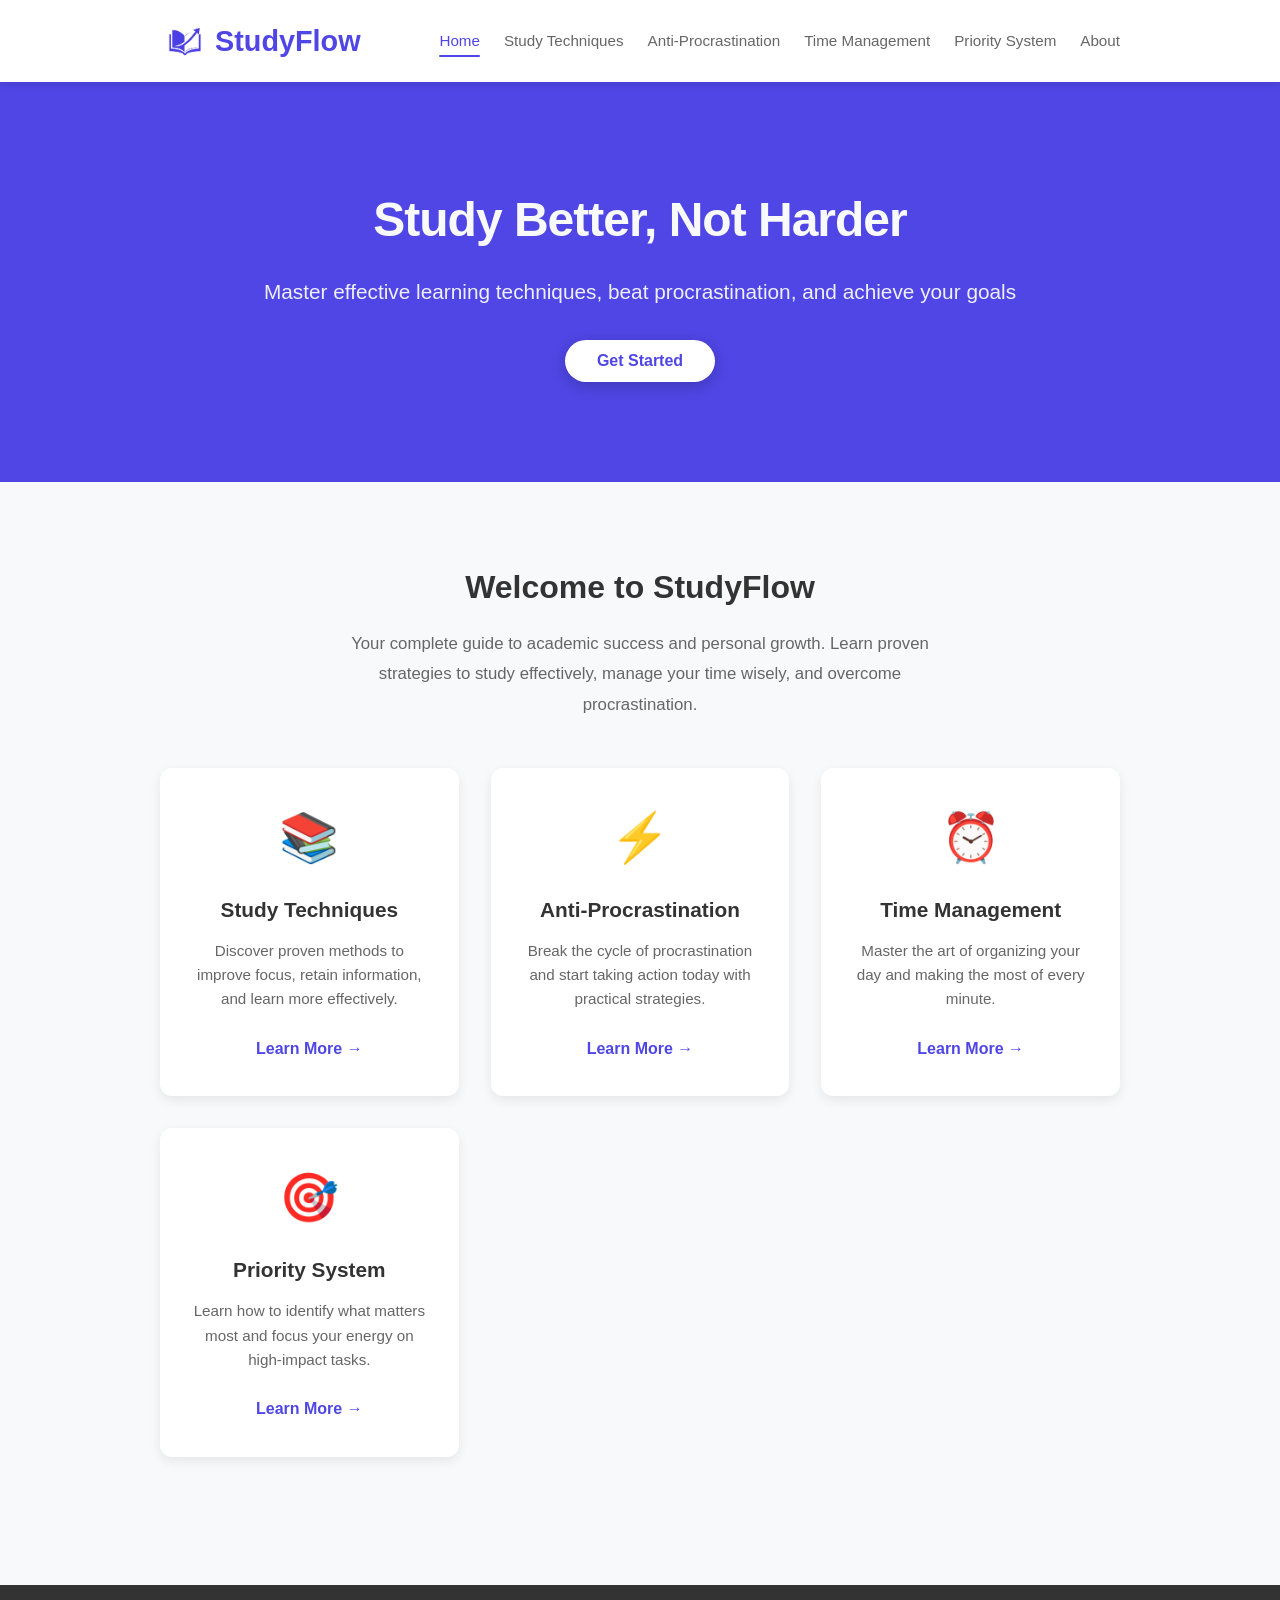
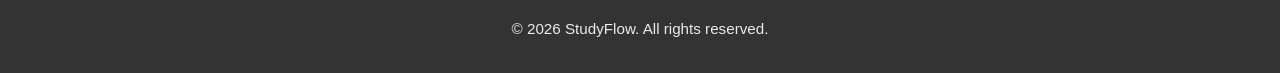
<file: index.html>
<!DOCTYPE html>
<html lang="en">
<head>
    <meta charset="UTF-8">
    <meta name="viewport" content="width=device-width, initial-scale=1.0">
    <title>StudyFlow - Smart Learning System</title>
    <style>
/* ===========================
   GLOBAL STYLES & RESET
   =========================== */
        
html{
    scroll-behavior: smooth !important;
    scroll-padding-top: 90px;
}
        
:root {
    --primary: #4F46E5;
    --primary-dark: #3730a3;
    --bg-light: #f8f9fa;
    --transition: all 0.3s ease;
}
        
* {
    margin: 0;
    padding: 0;
    box-sizing: border-box;
}

body {
    font-family: 'Segoe UI', Tahoma, Geneva, Verdana, sans-serif;
    line-height: 1.6;
    color: #333;
    background-color: #f8f9fa;
}

/* ===========================
   CONTAINER & LAYOUT
   =========================== */

.container {
    max-width: 1000px;
    margin: 0 auto;
    padding: 0 20px;
}

/* ===========================
   HEADER & NAVIGATION (PC / DEFAULT)
   =========================== */

.header {
    background-color: #fff;
    box-shadow: 0 2px 8px rgba(0, 0, 0, 0.1);
    position: sticky;
    top: 0;
    z-index: 100;
}

.header .container {
    display: flex;
    justify-content: space-between;
    align-items: center;
    padding: 1rem 20px;
}
        
.logo-container {
    display: flex;
    align-items: center;
    gap: 5px;
}

.logo-img {
    width: 50px;
    height: auto;
}

.logo-text {
    text-decoration: none;
    font-size: 1.8rem;
    font-weight: 700;
    color: #4F46E5;
}

.nav {
    display: flex;
    align-items: center;
}

.nav-list {
    display: flex;
    list-style: none;
    gap: 1.5rem;
    align-items: center;
}

.nav-link {
    text-decoration: none;
    color: #666;
    font-weight: 500;
    font-size: 0.95rem;
    transition: color 0.3s ease;
    position: relative;
}

.nav-link:hover,
.nav-link.active {
    color: #4F46E5;
}

.nav-link.active::after {
    content: '';
    position: absolute;
    bottom: -8px;
    left: 0;
    width: 100%;
    height: 2px;
    background-color: #4F46E5;
    border-radius: 2px;
}

/* Sembunyikan Fitur Hamburger di PC */
.menu-checkbox {
    display: none;
}

.hamburger-btn {
    display: none;
    flex-direction: column;
    cursor: pointer;
}

.hamburger-btn .bar {
    height: 3px;
    width: 25px;
    background-color: #4F46E5;
    margin: 4px 0;
    transition: 0.3s ease;
    border-radius: 2px;
}

/* ===========================
   HERO SECTION
   =========================== */

.hero {
    background: #4F46E5;
    background-size: cover;
    background-position: center;
    padding: 100px 20px;
    text-align: center;
    margin-bottom: 3rem;
}

.hero-small {
    padding: 60px 20px;
}

.hero-content {
    max-width: 800px;
    margin: 0 auto;
}

.hero-title {
    font-size: 3rem;
    font-weight: 700;
    margin-bottom: 1rem;
    letter-spacing: -1px;
    color: #f8f9fa;
}

.hero-small .hero-title {
    font-size: 2.5rem;
}

.hero-subtitle {
    font-size: 1.3rem;
    opacity: 0.95;
    margin-bottom: 2rem;
    font-weight: 300;
    color: #f8f9fa;
}

.cta-button {
    background-color: white;
    color: #4F46E5;
    padding: 12px 32px;
    font-size: 1rem;
    font-weight: 600;
    border: none;
    border-radius: 50px;
    cursor: pointer;
    transition: all 0.3s ease;
    box-shadow: 0 4px 15px rgba(0, 0, 0, 0.2);
}

.cta-button:hover {
    transform: translateY(-2px);
    box-shadow: 0 6px 20px rgba(0, 0, 0, 0.3);
}

/* ===========================
   MAIN CONTENT SECTION
   =========================== */

.content-section {
    padding: 2rem 0;
}

.section-title {
    font-size: 2rem;
    font-weight: 700;
    color: #333;
    margin-bottom: 1rem;
    text-align: center;
}

.section-description {
    font-size: 1.05rem;
    color: #666;
    text-align: center;
    margin-bottom: 3rem;
    line-height: 1.8;
    max-width: 600px;
    margin-left: auto;
    margin-right: auto;
}

/* ===========================
   CARD LAYOUT
   =========================== */

.cards-grid {
    display: grid;
    grid-template-columns: repeat(auto-fit, minmax(280px, 1fr)); 
    gap: 2rem;
    margin-bottom: 2rem;
}

.card {
    background: white;
    border-radius: 12px;
    padding: 2rem;
    box-shadow: 0 4px 12px rgba(0, 0, 0, 0.08);
    transition: var(--transition);
    text-align: center;
    border-bottom: 3px solid transparent;
}

.card:hover {
    transform: translateY(-10px);
    box-shadow: 0 12px 24px rgba(79, 70, 229, 0.15);
    border-bottom: 3px solid var(--primary);
}

.card-icon {
    font-size: 3rem;
    margin-bottom: 1rem;
}

.card-title {
    font-size: 1.3rem;
    font-weight: 600;
    color: #333;
    margin-bottom: 0.8rem;
}

.card-description {
    color: #666;
    font-size: 0.95rem;
    margin-bottom: 1.5rem;
    line-height: 1.6;
}

.card-link {
    color: #4F46E5;
    text-decoration: none;
    font-weight: 600;
    transition: color 0.3s ease;
    display: inline-block;
}

.card-link:hover {
    color: #7C3AED;
}

/* ===========================
   FOOTER
   =========================== */

.footer {
    background-color: #333;
    color: white;
    text-align: center;
    padding: 2rem 20px;
    margin-top: 4rem;
}

.footer p {
    font-size: 0.95rem;
    opacity: 0.9;
}

/* ===========================
   RESPONSIVE DESIGN (HP / MOBILE)
   =========================== */

@media (max-width: 768px) {
    .header .container {
        padding: 1rem 20px;
        position: relative; /* Menjadi patokan menu dropdown */
    }

    .logo-text {
        font-size: 1.5rem;
    }

    /* Tampilkan tombol hamburger di HP */
    .hamburger-btn {
        display: flex;
    }

    /* Sembunyikan menu bawaan, ubah format jadi dropdown melayang */
    .nav {
        display: none; /* Default tersembunyi */
        position: absolute;
        top: 100%; /* Pas di bawah header */
        left: 0;
        width: 100%;
        background-color: #ffffff;
        box-shadow: 0 8px 12px rgba(0, 0, 0, 0.1);
        border-top: 1px solid #eee;
        padding: 1rem 0;
    }

    .nav-list {
        flex-direction: column;
        gap: 0;
        width: 100%;
    }

    .nav-list li {
        width: 100%;
        text-align: center;
    }

    .nav-link {
        display: block;
        padding: 0.8rem 0;
        font-size: 1rem;
        width: 100%;
    }

    .nav-link.active::after {
        display: none; /* Sembunyikan garis bawah di HP */
    }

    /* LOGIKA MAGIC: Saat hamburger di-klik (checkbox dicentang), munculkan menu */
    .menu-checkbox:checked ~ .nav {
        display: flex;
    }

    /* Animasi tombol hamburger berubah jadi X saat menu terbuka */
    .menu-checkbox:checked ~ .hamburger-btn .bar:nth-child(1) {
        transform: translateY(11px) rotate(45deg);
    }
    .menu-checkbox:checked ~ .hamburger-btn .bar:nth-child(2) {
        opacity: 0;
    }
    .menu-checkbox:checked ~ .hamburger-btn .bar:nth-child(3) {
        transform: translateY(-11px) rotate(-45deg);
    }

    /* Sisa kode responsif halaman */
    .hero {
        padding: 60px 20px;
    }

    .hero-title {
        font-size: 2rem;
    }

    .hero-subtitle {
        font-size: 1rem;
    }

    .section-title {
        font-size: 1.5rem;
    }

    .cards-grid {
        grid-template-columns: 1fr;
        gap: 1.5rem;
    }
}

@media (max-width: 480px) {
    .logo-text {
        font-size: 1.3rem;
    }
    .hero-title {
        font-size: 1.5rem;
    }
}
    </style>

<link rel="icon" type="image/png" href="12.png">
</head>
<body>
    <header class="header">
        <div class="container">
            <div class="logo-container">
                <img src="12.png" alt="StudyFlow Logo" class="logo-img">
                <a href="index.html" class="logo-text">StudyFlow</a>
            </div>
            
            <input type="checkbox" id="menu-toggle" class="menu-checkbox">
            <label for="menu-toggle" class="hamburger-btn">
                <span class="bar"></span>
                <span class="bar"></span>
                <span class="bar"></span>
            </label>

            <nav class="nav">
                <ul class="nav-list">
                    <li><a href="index.html" class="nav-link active">Home</a></li>
                    <li><a href="study-techniques.html" class="nav-link">Study Techniques</a></li>
                    <li><a href="anti-procrastination.html" class="nav-link">Anti-Procrastination</a></li>
                    <li><a href="time-management.html" class="nav-link">Time Management</a></li>
                    <li><a href="priority-system.html" class="nav-link">Priority System</a></li>
                    <li><a href="about.html" class="nav-link">About</a></li>
                </ul>
            </nav>
        </div>
    </header>

    <section class="hero">
        <div class="hero-content">
            <h1 class="hero-title">Study Better, Not Harder</h1>
            <p class="hero-subtitle">Master effective learning techniques, beat procrastination, and achieve your goals</p>
            <a href="#main-content">
                <button class="cta-button">Get Started</button>
            </a>
        </div>
    </section>

    <main class="container" id="main-content">
        <section class="content-section">
            <h2 class="section-title">Welcome to StudyFlow</h2>
            <p class="section-description">Your complete guide to academic success and personal growth. Learn proven strategies to study effectively, manage your time wisely, and overcome procrastination.</p>

            <div class="cards-grid">
                <div class="card">
                    <div class="card-icon">📚</div>
                    <h3 class="card-title">Study Techniques</h3>
                    <p class="card-description">Discover proven methods to improve focus, retain information, and learn more effectively.</p>
                    <a href="study-techniques.html" class="card-link">Learn More →</a>
                </div>

                <div class="card">
                    <div class="card-icon">⚡</div>
                    <h3 class="card-title">Anti-Procrastination</h3>
                    <p class="card-description">Break the cycle of procrastination and start taking action today with practical strategies.</p>
                    <a href="anti-procrastination.html" class="card-link">Learn More →</a>
                </div>

                <div class="card">
                    <div class="card-icon">⏰</div>
                    <h3 class="card-title">Time Management</h3>
                    <p class="card-description">Master the art of organizing your day and making the most of every minute.</p>
                    <a href="time-management.html" class="card-link">Learn More →</a>
                </div>

                <div class="card">
                    <div class="card-icon">🎯</div>
                    <h3 class="card-title">Priority System</h3>
                    <p class="card-description">Learn how to identify what matters most and focus your energy on high-impact tasks.</p>
                    <a href="priority-system.html" class="card-link">Learn More →</a>
                </div>
            </div>
        </section>
    </main>
    
    <footer class="footer">
        <div class="container">
            <p>&copy; 2026 StudyFlow. All rights reserved.</p>
        </div>
    </footer>
    
</body>
</html>
</file>
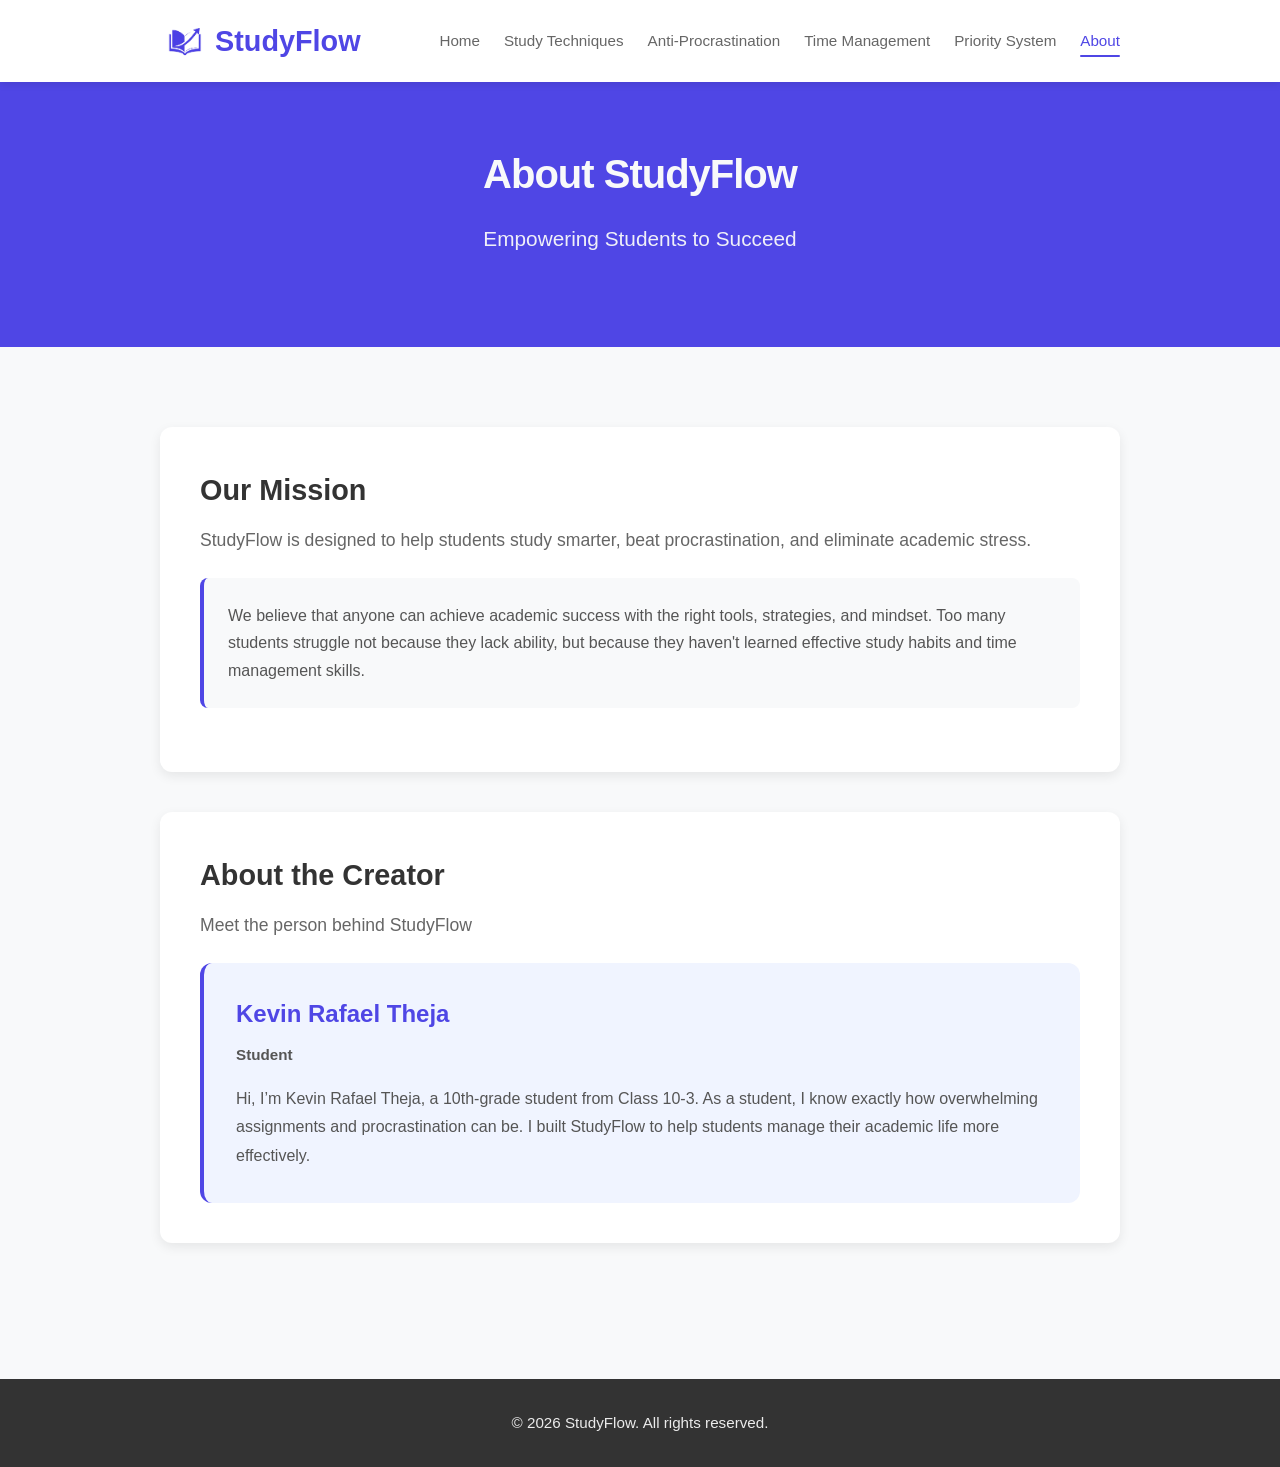
<file: about.html>
<!DOCTYPE html>
<html lang="en">
<head>
    <meta charset="UTF-8">
    <meta name="viewport" content="width=device-width, initial-scale=1.0">
    <title>About - StudyFlow</title>
    <style>

/* ===========================
   GLOBAL STYLES & RESET
   =========================== */


 :root {
    --primary: #4F46E5;
    --primary-dark: #3730a3;
    --bg-light: #f8f9fa;
    --transition: all 0.3s ease;
}

* {
    margin: 0;
    padding: 0;
    box-sizing: border-box;
}

body {
    font-family: 'Segoe UI', Tahoma, Geneva, Verdana, sans-serif;
    line-height: 1.6;
    color: #333;
    background-color: #f8f9fa;
}

/* ===========================
   CONTAINER & LAYOUT
   =========================== */

.container {
    max-width: 1000px;
    margin: 0 auto;
    padding: 0 20px;
}

/* ===========================
   HEADER & NAVIGATION
   =========================== */

.header {
    background-color: #fff;
    box-shadow: 0 2px 8px rgba(0, 0, 0, 0.1);
    position: sticky;
    top: 0;
    z-index: 100;
}

.header .container {
    display: flex;
    justify-content: space-between;
    align-items: center;
    padding: 1rem 20px;
}
        
.logo-container {
    display: flex;
    align-items: center;
    gap: 5px;
}

.logo-img {
    width: 50px;
    height: auto;
}

.logo-text {
    text-decoration: none;
    font-size: 1.8rem;
    font-weight: 700;
    color: #4F46E5;
}
.nav {
    display: flex;
    align-items: center;
}

.nav-list {
    display: flex;
    list-style: none;
    gap: 1.5rem;
    align-items: center;
}
.nav-link {
    text-decoration: none;
    color: #666;
    font-weight: 500;
    font-size: 0.95rem;
    transition: color 0.3s ease;
    position: relative;
}

.nav-link:hover,
.nav-link.active {
    color: #4F46E5;
}

.nav-link.active::after {
    content: '';
    position: absolute;
    bottom: -8px;
    left: 0;
    width: 100%;
    height: 2px;
    background-color: #4F46E5;
    border-radius: 2px;
}

        /* ===========================
   HEADER & NAVIGATION (PC / DEFAULT)
   =========================== */

.header {
    background-color: #fff;
    box-shadow: 0 2px 8px rgba(0, 0, 0, 0.1);
    position: sticky;
    top: 0;
    z-index: 100;
}

.header .container {
    display: flex;
    justify-content: space-between;
    align-items: center;
    padding: 1rem 20px;
}
        
.logo-container {
    display: flex;
    align-items: center;
    gap: 5px;
}

.logo-img {
    width: 50px;
    height: auto;
}

.logo-text {
    text-decoration: none;
    font-size: 1.8rem;
    font-weight: 700;
    color: #4F46E5;
}

.nav {
    display: flex;
    align-items: center;
}

.nav-list {
    display: flex;
    list-style: none;
    gap: 1.5rem;
    align-items: center;
}

.nav-link {
    text-decoration: none;
    color: #666;
    font-weight: 500;
    font-size: 0.95rem;
    transition: color 0.3s ease;
    position: relative;
}

.nav-link:hover,
.nav-link.active {
    color: #4F46E5;
}

.nav-link.active::after {
    content: '';
    position: absolute;
    bottom: -8px;
    left: 0;
    width: 100%;
    height: 2px;
    background-color: #4F46E5;
    border-radius: 2px;
}

/* Sembunyikan Fitur Hamburger di PC */
.menu-checkbox {
    display: none;
}

.hamburger-btn {
    display: none;
    flex-direction: column;
    cursor: pointer;
}

.hamburger-btn .bar {
    height: 3px;
    width: 25px;
    background-color: #4F46E5;
    margin: 4px 0;
    transition: 0.3s ease;
    border-radius: 2px;
}

/* ===========================
   HERO SECTION
   =========================== */

.hero {
    background:#4F46E5;
    background-size: cover;
    background-position: center;
    padding: 100px 20px;
    text-align: center;
    margin-bottom: 3rem;
}

.hero-small {
    padding: 60px 20px;
}

.hero-content {
    max-width: 800px;
    margin: 0 auto;
}

.hero-title {
    font-size: 3rem;
    font-weight: 700;
    margin-bottom: 1rem;
    letter-spacing: -1px;
    color: #f8f9fa;
}

.hero-small .hero-title {
    font-size: 2.5rem;
}

.hero-subtitle {
    font-size: 1.3rem;
    opacity: 0.95;
    margin-bottom: 2rem;
    font-weight: 300;
    color: #f8f9fa;
}

.cta-button {
    background-color: white;
    color: #4F46E5;
    padding: 12px 32px;
    font-size: 1rem;
    font-weight: 600;
    border: none;
    border-radius: 50px;
    cursor: pointer;
    transition: all 0.3s ease;
    box-shadow: 0 4px 15px rgba(0, 0, 0, 0.2);
}

.cta-button:hover {
    transform: translateY(-2px);
    box-shadow: 0 6px 20px rgba(0, 0, 0, 0.3);
}

/* ===========================
   MAIN CONTENT SECTION
   =========================== */

.content-section {
    padding: 2rem 0;
}

.section-title {
    font-size: 2rem;
    font-weight: 700;
    color: #333;
    margin-bottom: 1rem;
    text-align: center;
}

.section-description {
    font-size: 1.05rem;
    color: #666;
    text-align: center;
    margin-bottom: 3rem;
    line-height: 1.8;
    max-width: 600px;
    margin-left: auto;
    margin-right: auto;
}

/* ===========================
   CARD LAYOUT
   =========================== */

.cards-grid {
    display: grid;
    /* auto-fit akan otomatis menyesuaikan jumlah kolom sesuai lebar layar */
    grid-template-columns: repeat(auto-fit, minmax(280px, 1fr)); 
    gap: 2rem;
    margin-bottom: 2rem;
}

.card {
    background: white;
    border-radius: 12px;
    padding: 2rem;
    box-shadow: 0 4px 12px rgba(0, 0, 0, 0.08);
    transition: var(--transition); /* Menggunakan variable */
    text-align: center;
    border-bottom: 3px solid transparent; /* Garis bawah tersembunyi */
}

.card:hover {
    transform: translateY(-10px);
    box-shadow: 0 12px 24px rgba(79, 70, 229, 0.15);
    border-bottom: 3px solid var(--primary); /* Muncul saat hover */
}

.card-icon {
    font-size: 3rem;
    margin-bottom: 1rem;
}

.card-title {
    font-size: 1.3rem;
    font-weight: 600;
    color: #333;
    margin-bottom: 0.8rem;
}
.card-description {
    color: #666;
    font-size: 0.95rem;
    margin-bottom: 1.5rem;
    line-height: 1.6;
}

.card-link {
    color: #4F46E5;
    text-decoration: none;
    font-weight: 600;
    transition: color 0.3s ease;
    display: inline-block;
}

.card-link:hover {
    color: #7C3AED;
}

/* ===========================
   CONTENT CARDS (Detailed Pages)
   =========================== */

.content-card {
    background: white;
    border-radius: 12px;
    padding: 2.5rem;
    box-shadow: 0 4px 12px rgba(0, 0, 0, 0.08);
    margin-bottom: 2.5rem;
}

.card-title-main {
    font-size: 1.8rem;
    font-weight: 700;
    color: #333;
    margin-bottom: 0.8rem;
}

.card-description-main {
    font-size: 1.1rem;
    color: #666;
    margin-bottom: 1.5rem;
    font-weight: 500;
}

.technique-box {
    background-color: #f8f9fa;
    border-left: 4px solid #4F46E5;
    padding: 1.5rem;
    margin-bottom: 1.5rem;
    border-radius: 8px;
}

.technique-box h3 {
    color: #4F46E5;
    font-size: 1.1rem;
    margin-bottom: 0.8rem;
    font-weight: 600;
}

.technique-box p {
    color: #555;
    line-height: 1.7;
    margin-bottom: 0.8rem;
}

.technique-box p:last-child {
    margin-bottom: 0;
}

.technique-box ul {
    list-style: none;
    padding-left: 0;
}

.technique-box li {
    color: #555;
    margin-bottom: 0.6rem;
    padding-left: 1.5rem;
    position: relative;
    line-height: 1.6;
}

.technique-box li:before {
    content: '✓';
    position: absolute;
    left: 0;
    color: #4F46E5;
    font-weight: bold;
}

/* ===========================
   CREATOR PROFILE
   =========================== */

.creator-profile {
    background-color: #f0f4ff;
    border-radius: 12px;
    padding: 2rem;
    border-left: 4px solid #4F46E5;
}

.profile-content h3 {
    font-size: 1.5rem;
    color: #4F46E5;
    margin-bottom: 0.5rem;
    font-weight: 700;
}

.profile-role {
    color: #7C3AED;
    font-weight: 600;
    font-size: 0.95rem;
    margin-bottom: 1rem;
}

.profile-content p {
    color: #555;
    line-height: 1.8;
    margin-bottom: 1rem;
}

.profile-content p:last-child {
    margin-bottom: 0;
}

/* ===========================
   FOOTER
   =========================== */

.footer {
    background-color: #333;
    color: white;
    text-align: center;
    padding: 2rem 20px;
    margin-top: 4rem;
}

.footer p {
    font-size: 0.95rem;
    opacity: 0.9;
}

/* ===========================
   RESPONSIVE DESIGN (HP / MOBILE)
   =========================== */

@media (max-width: 768px) {
    .header .container {
        padding: 1rem 20px;
        position: relative; /* Menjadi patokan menu dropdown */
    }

    .logo-text {
        font-size: 1.5rem;
    }

    /* Tampilkan tombol hamburger di HP */
    .hamburger-btn {
        display: flex;
    }

    /* Sembunyikan menu bawaan, ubah format jadi dropdown melayang */
    .nav {
        display: none; /* Default tersembunyi */
        position: absolute;
        top: 100%; /* Pas di bawah header */
        left: 0;
        width: 100%;
        background-color: #ffffff;
        box-shadow: 0 8px 12px rgba(0, 0, 0, 0.1);
        border-top: 1px solid #eee;
        padding: 1rem 0;
    }

    .nav-list {
        flex-direction: column;
        gap: 0;
        width: 100%;
    }

    .nav-list li {
        width: 100%;
        text-align: center;
    }

    .nav-link {
        display: block;
        padding: 0.8rem 0;
        font-size: 1rem;
        width: 100%;
    }

    .nav-link.active::after {
        display: none; /* Sembunyikan garis bawah di HP */
    }

    /* LOGIKA MAGIC: Saat hamburger di-klik (checkbox dicentang), munculkan menu */
    .menu-checkbox:checked ~ .nav {
        display: flex;
    }

    /* Animasi tombol hamburger berubah jadi X saat menu terbuka */
    .menu-checkbox:checked ~ .hamburger-btn .bar:nth-child(1) {
        transform: translateY(11px) rotate(45deg);
    }
    .menu-checkbox:checked ~ .hamburger-btn .bar:nth-child(2) {
        opacity: 0;
    }
    .menu-checkbox:checked ~ .hamburger-btn .bar:nth-child(3) {
        transform: translateY(-11px) rotate(-45deg);
    }
    .hero {
        padding: 60px 20px;
    }

    .hero-title {
        font-size: 2rem;
    }

    .hero-small .hero-title {
        font-size: 1.8rem;
    }

    .hero-subtitle {
        font-size: 1rem;
    }

    .section-title {
        font-size: 1.5rem;
    }

    .cards-grid {
        grid-template-columns: 1fr;
        gap: 1.5rem;
    }

    .card {
        padding: 1.5rem;
    }

    .content-card {
        padding: 1.5rem;
        margin-bottom: 1.5rem;
    }

    .card-title-main {
        font-size: 1.4rem;
    }

    .technique-box {
        padding: 1rem;
        margin-bottom: 1rem;
    }

    .technique-box h3 {
        font-size: 1rem;
    }
}

@media (max-width: 480px) {
    .container {
        padding: 0 15px;
    }

    .header .container {
        padding: 0.8rem 15px;
    }

    .logo-text {
        font-size: 1.3rem;
    }

    .nav-list {
        gap: 0.3rem;
    }

    .nav-link {
        font-size: 0.85rem;
    }

    .hero {
        padding: 40px 15px;
    }

    .hero-title {
        font-size: 1.5rem;
    }

    .hero-small .hero-title {
        font-size: 1.3rem;
    }

    .hero-subtitle {
        font-size: 0.9rem;
        margin-bottom: 1.5rem;
    }

    .cta-button {
        padding: 10px 24px;
        font-size: 0.9rem;
    }

    .section-title {
        font-size: 1.3rem;
    }

    .section-description {
        font-size: 0.95rem;
    }

    .card-title {
        font-size: 1.1rem;
    }

    .card-description {
        font-size: 0.9rem;
    }

    .content-card {
        padding: 1.2rem;
    }

    .card-title-main {
        font-size: 1.2rem;
    }

    .card-description-main {
        font-size: 1rem;
    }

    .footer {
        padding: 1.5rem 15px;
    }

    .footer p {
        font-size: 0.85rem;
    }
}

/* ===========================
   UTILITY CLASSES
   =========================== */

.text-center {
    text-align: center;
}

.mt-1 {
    margin-top: 1rem;
}

.mt-2 {
    margin-top: 2rem;
}

.mb-1 {
    margin-bottom: 1rem;
}

.mb-2 {
    margin-bottom: 2rem;
}
    </style>

<link rel="icon" type="image/png" href="12.png">
</head>
<body>
    <header class="header">
        <div class="container">
           <div class="logo-container">
    <img src="12.png" alt="StudyFlow Logo" class="logo-img">

    <a href="index.html" class="logo-text">
        StudyFlow
    </a>
        </div>

             <input type="checkbox" id="menu-toggle" class="menu-checkbox">
            <label for="menu-toggle" class="hamburger-btn">
                <span class="bar"></span>
                <span class="bar"></span>
                <span class="bar"></span>
            </label>

            <nav class="nav">
                <ul class="nav-list">
                    <li><a href="index.html" class="nav-link">Home</a></li>
                    <li><a href="study-techniques.html" class="nav-link">Study Techniques</a></li>
                    <li><a href="anti-procrastination.html" class="nav-link">Anti-Procrastination</a></li>
                    <li><a href="time-management.html" class="nav-link">Time Management</a></li>
                    <li><a href="priority-system.html" class="nav-link">Priority System</a></li>
                    <li><a href="about.html" class="nav-link active">About</a></li>
                </ul>
            </nav>
        </div>
    </header>

    <!-- Hero Banner -->
    <section class="hero hero-small">
        <div class="hero-content">
            <h1 class="hero-title">About StudyFlow</h1>
            <p class="hero-subtitle">Empowering Students to Succeed</p>
        </div>
    </section>

    <!-- Main Content -->
    <main class="container">
        <section class="content-section">
            <!-- About Section -->
            <div class="content-card">
                <h2 class="card-title-main">Our Mission</h2>
                <p class="card-description-main">StudyFlow is designed to help students study smarter, beat procrastination, and eliminate academic stress.</p>
                
                <div class="technique-box">
                    <p>We believe that anyone can achieve academic success with the right tools, strategies, and mindset. Too many students struggle not because they lack ability, but because they haven't learned effective study habits and time management skills.</p>
                    
                </div>
            </div>

            <!-- Creator Profile -->
            <div class="content-card">
                <h2 class="card-title-main">About the Creator</h2>
                <p class="card-description-main">Meet the person behind StudyFlow</p>
                
                <div class="creator-profile">
                    <div class="profile-content">
                        <h3>Kevin Rafael Theja</h3>
                        <p class="profile-role">Student</p>
                        <p>Hi, I’m Kevin Rafael Theja, a 10th-grade student from Class 10-3. As a student, I know exactly how overwhelming assignments and procrastination can be. I built StudyFlow to help students manage their academic life more effectively.</p>
                    </div>
                </div>
            </div>
        </section>
    </main>

    <!-- Footer -->
    <footer class="footer">
        <div class="container">
            <p>&copy; 2026 StudyFlow. All rights reserved.</p>
        </div>
    </footer>
</body>
</html>
</file>
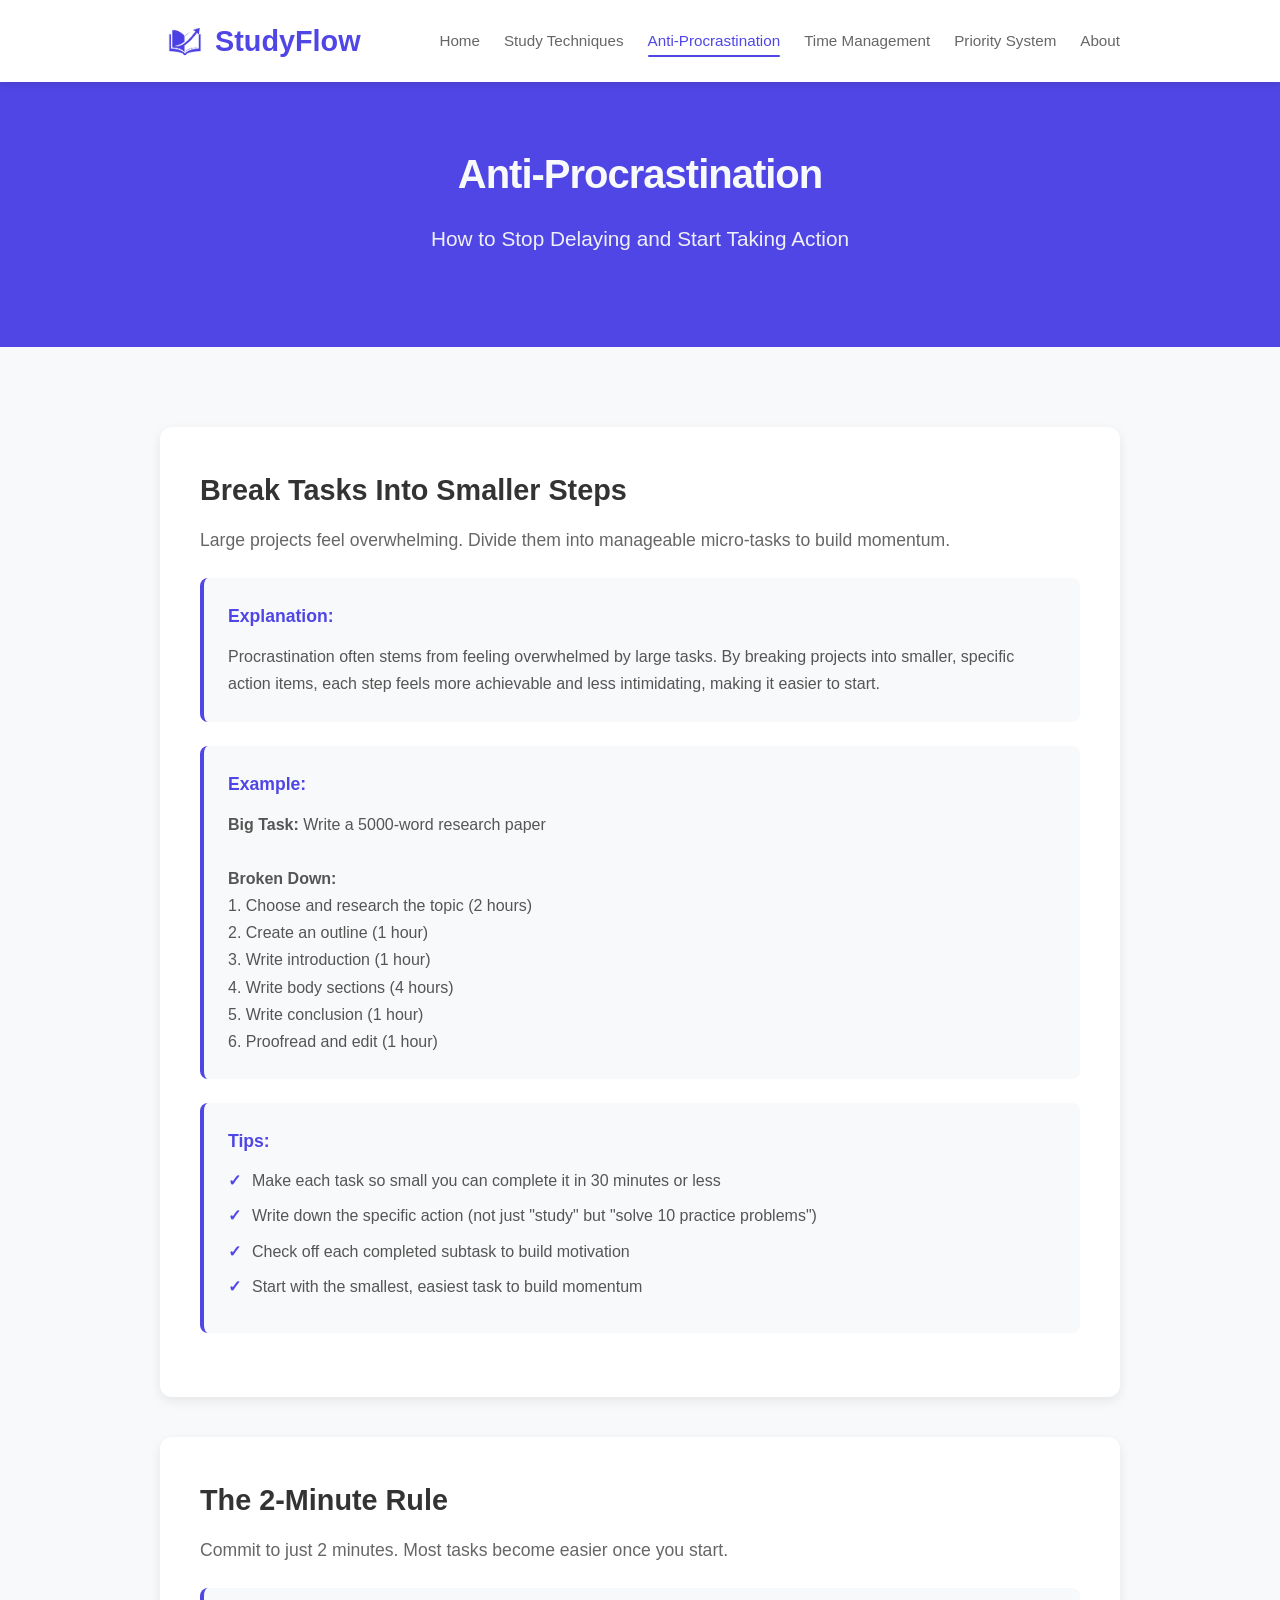
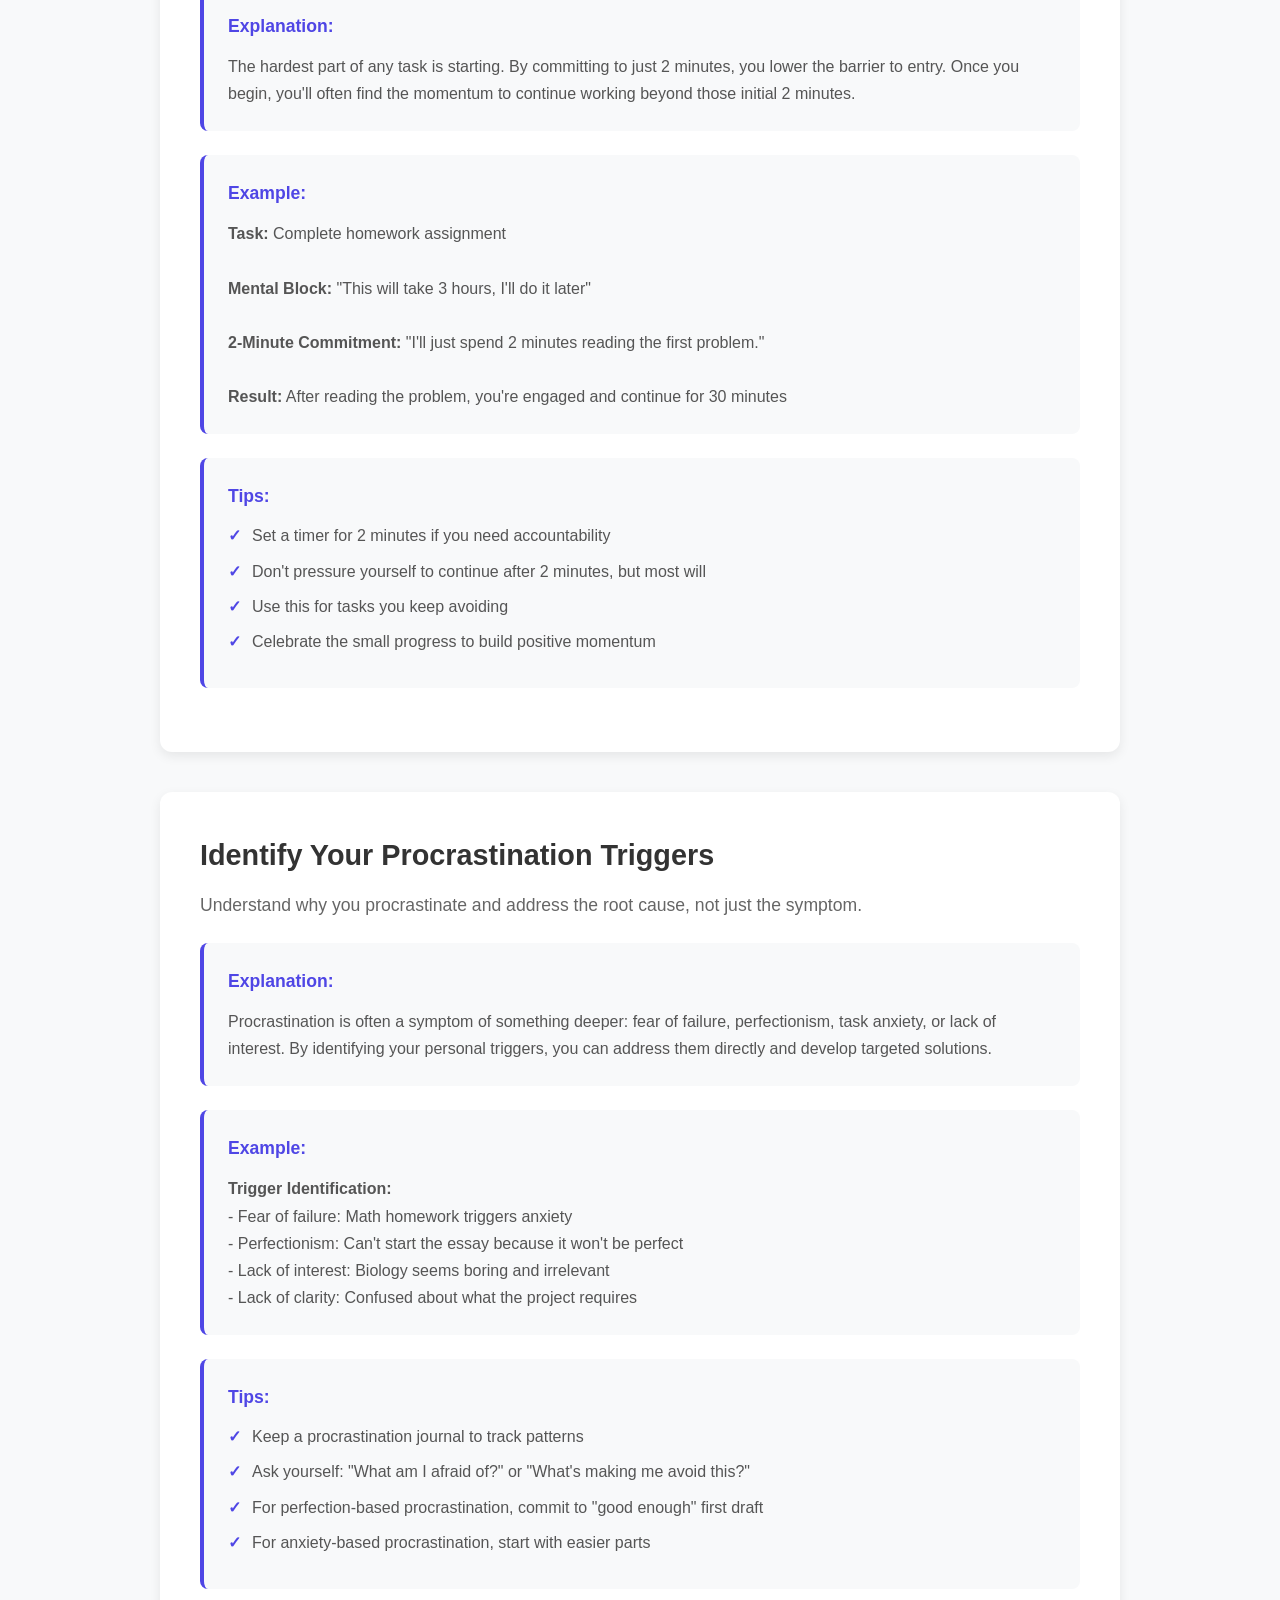
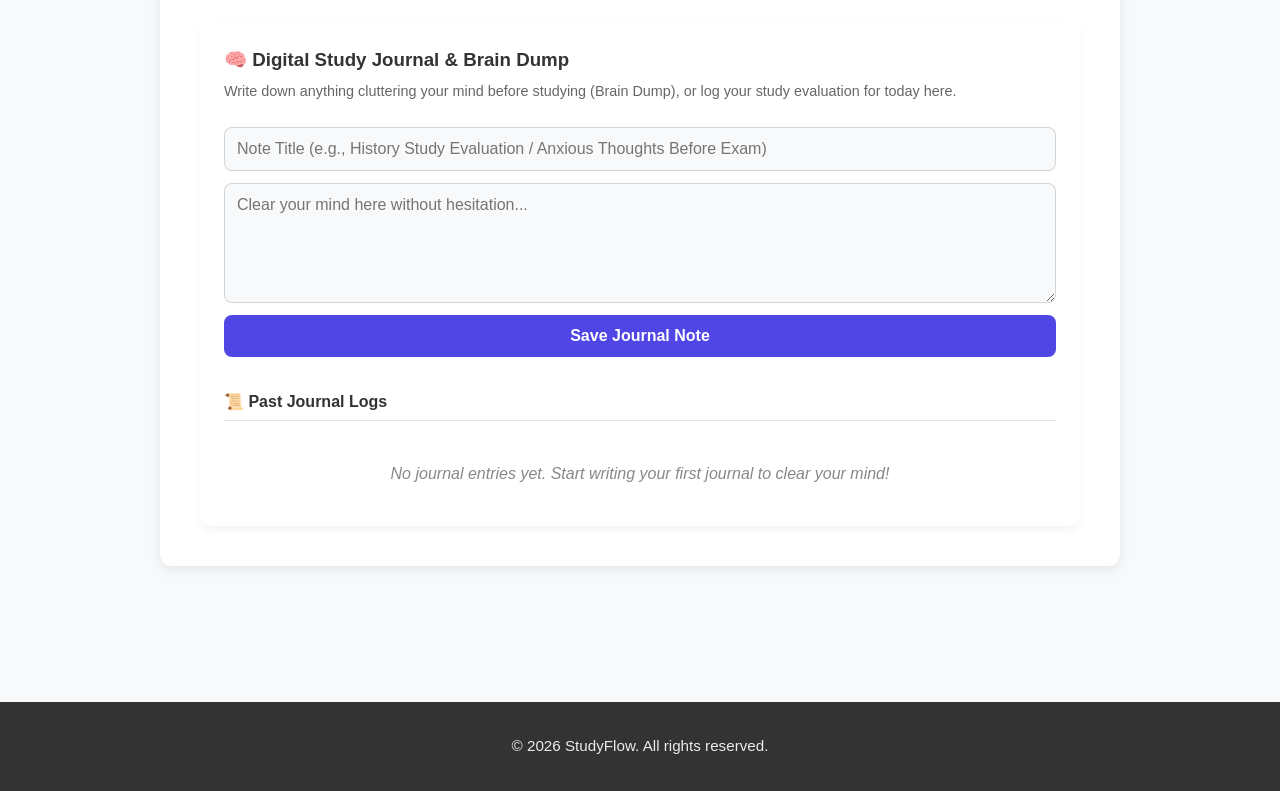
<file: anti-procrastination.html>
<!DOCTYPE html>
<html lang="en">
<head>
    <meta charset="UTF-8">
    <meta name="viewport" content="width=device-width, initial-scale=1.0">
    <title>Anti-Procrastination - StudyFlow</title>
    <style>

        /* ==========================================================================
   DIGITAL STUDY JOURNAL & BRAIN DUMP SYSTEM
   ========================================================================== */
.journal-container {
    margin-top: 2rem;
    padding: 1.5rem;
    background: var(--card-bg);
    border-radius: 12px;
    box-shadow: 0 4px 10px rgba(0,0,0,0.05);
}

.journal-form {
    display: flex;
    flex-direction: column;
    gap: 12px;
    margin-bottom: 2rem;
}

.journal-input-title {
    padding: 12px;
    border: 1px solid rgba(0,0,0,0.15);
    border-radius: 8px;
    font-size: 1rem;
    background: var(--bg-light);
    color: var(--text-color);
}

.journal-textarea {
    padding: 12px;
    border: 1px solid rgba(0,0,0,0.15);
    border-radius: 8px;
    font-size: 1rem;
    font-family: inherit;
    min-height: 120px;
    resize: vertical;
    background: var(--bg-light);
    color: var(--text-color);
}

.journal-save-btn {
    background: var(--primary);
    color: white;
    border: none;
    padding: 12px;
    border-radius: 8px;
    cursor: pointer;
    font-weight: 600;
    font-size: 1rem;
    transition: background 0.2s;
}
.journal-save-btn:hover { background: var(--primary-dark); }

/* Grid untuk List Catatan yang Sudah Tersimpan */
.journal-history-grid {
    display: grid;
    grid-template-columns: repeat(auto-fill, minmax(280px, 1fr));
    gap: 1.5rem;
    margin-top: 1.5rem;
}

.journal-card {
    background: var(--bg-light);
    padding: 15px;
    border-radius: 8px;
    border-left: 4px solid var(--primary);
    position: relative;
    display: flex;
    flex-direction: column;
    gap: 8px;
    box-shadow: 0 2px 5px rgba(0,0,0,0.02);
}

.journal-card-date {
    font-size: 0.8rem;
    opacity: 0.6;
    font-weight: 600;
}

.journal-card-title {
    font-size: 1.1rem;
    font-weight: 600;
    margin: 0;
}

.journal-card-text {
    font-size: 0.95rem;
    line-height: 1.4;
    white-space: pre-wrap; /* Menjaga enter/spasi teks tetap rapi */
}

.delete-journal-btn {
    position: absolute;
    top: 12px;
    right: 12px;
    background: none;
    border: none;
    color: #ef4444;
    cursor: pointer;
    font-weight: bold;
    font-size: 1rem;
}

/* Penyesuaian Responsif di Layar HP */
@media (max-width: 600px) {
    .journal-history-grid {
        grid-template-columns: 1fr; /* Menjadi 1 kolom penuh ke bawah di HP */
    }
}
        
/* ===========================
   GLOBAL STYLES & RESET
   =========================== */


 :root {
    --primary: #4F46E5;
    --primary-dark: #3730a3;
    --bg-light: #f8f9fa;
    --transition: all 0.3s ease;
}

* {
    margin: 0;
    padding: 0;
    box-sizing: border-box;
}

body {
    font-family: 'Segoe UI', Tahoma, Geneva, Verdana, sans-serif;
    line-height: 1.6;
    color: #333;
    background-color: #f8f9fa;
}

/* ===========================
   CONTAINER & LAYOUT
   =========================== */

.container {
    max-width: 1000px;
    margin: 0 auto;
    padding: 0 20px;
}

/* ===========================
   HEADER & NAVIGATION
   =========================== */

.header {
    background-color: #fff;
    box-shadow: 0 2px 8px rgba(0, 0, 0, 0.1);
    position: sticky;
    top: 0;
    z-index: 100;
}

.header .container {
    display: flex;
    justify-content: space-between;
    align-items: center;
    padding: 1rem 20px;
}
        
.logo-container {
    display: flex;
    align-items: center;
    gap: 5px;
}

.logo-img {
    width: 50px;
    height: auto;
}

.logo-text {
    text-decoration: none;
    font-size: 1.8rem;
    font-weight: 700;
    color: #4F46E5;
}
.nav {
    display: flex;
    align-items: center;
}

.nav-list {
    display: flex;
    list-style: none;
    gap: 1.5rem;
    align-items: center;
}
.nav-link {
    text-decoration: none;
    color: #666;
    font-weight: 500;
    font-size: 0.95rem;
    transition: color 0.3s ease;
    position: relative;
}

.nav-link:hover,
.nav-link.active {
    color: #4F46E5;
}

.nav-link.active::after {
    content: '';
    position: absolute;
    bottom: -8px;
    left: 0;
    width: 100%;
    height: 2px;
    background-color: #4F46E5;
    border-radius: 2px;
}

        /* ===========================
   HEADER & NAVIGATION (PC / DEFAULT)
   =========================== */

.header {
    background-color: #fff;
    box-shadow: 0 2px 8px rgba(0, 0, 0, 0.1);
    position: sticky;
    top: 0;
    z-index: 100;
}

.header .container {
    display: flex;
    justify-content: space-between;
    align-items: center;
    padding: 1rem 20px;
}
        
.logo-container {
    display: flex;
    align-items: center;
    gap: 5px;
}

.logo-img {
    width: 50px;
    height: auto;
}

.logo-text {
    text-decoration: none;
    font-size: 1.8rem;
    font-weight: 700;
    color: #4F46E5;
}

.nav {
    display: flex;
    align-items: center;
}

.nav-list {
    display: flex;
    list-style: none;
    gap: 1.5rem;
    align-items: center;
}

.nav-link {
    text-decoration: none;
    color: #666;
    font-weight: 500;
    font-size: 0.95rem;
    transition: color 0.3s ease;
    position: relative;
}

.nav-link:hover,
.nav-link.active {
    color: #4F46E5;
}

.nav-link.active::after {
    content: '';
    position: absolute;
    bottom: -8px;
    left: 0;
    width: 100%;
    height: 2px;
    background-color: #4F46E5;
    border-radius: 2px;
}

/* Sembunyikan Fitur Hamburger di PC */
.menu-checkbox {
    display: none;
}

.hamburger-btn {
    display: none;
    flex-direction: column;
    cursor: pointer;
}

.hamburger-btn .bar {
    height: 3px;
    width: 25px;
    background-color: #4F46E5;
    margin: 4px 0;
    transition: 0.3s ease;
    border-radius: 2px;
}

/* ===========================
   HERO SECTION
   =========================== */

.hero {
    background: #4F46E5;
    background-size: cover;
    background-position: center;
    padding: 100px 20px;
    text-align: center;
    margin-bottom: 3rem;
}

.hero-small {
    padding: 60px 20px;
}

.hero-content {
    max-width: 800px;
    margin: 0 auto;
}

.hero-title {
    font-size: 3rem;
    font-weight: 700;
    margin-bottom: 1rem;
    letter-spacing: -1px;
    color: #f8f9fa;
}

.hero-small .hero-title {
    font-size: 2.5rem;
}

.hero-subtitle {
    font-size: 1.3rem;
    opacity: 0.95;
    margin-bottom: 2rem;
    font-weight: 300;
    color: #f8f9fa;
}

.cta-button {
    background-color: white;
    color: #4F46E5;
    padding: 12px 32px;
    font-size: 1rem;
    font-weight: 600;
    border: none;
    border-radius: 50px;
    cursor: pointer;
    transition: all 0.3s ease;
    box-shadow: 0 4px 15px rgba(0, 0, 0, 0.2);
}

.cta-button:hover {
    transform: translateY(-2px);
    box-shadow: 0 6px 20px rgba(0, 0, 0, 0.3);
}

/* ===========================
   MAIN CONTENT SECTION
   =========================== */

.content-section {
    padding: 2rem 0;
}

.section-title {
    font-size: 2rem;
    font-weight: 700;
    color: #333;
    margin-bottom: 1rem;
    text-align: center;
}

.section-description {
    font-size: 1.05rem;
    color: #666;
    text-align: center;
    margin-bottom: 3rem;
    line-height: 1.8;
    max-width: 600px;
    margin-left: auto;
    margin-right: auto;
}

/* ===========================
   CARD LAYOUT
   =========================== */

.cards-grid {
    display: grid;
    /* auto-fit akan otomatis menyesuaikan jumlah kolom sesuai lebar layar */
    grid-template-columns: repeat(auto-fit, minmax(280px, 1fr)); 
    gap: 2rem;
    margin-bottom: 2rem;
}

.card {
    background: white;
    border-radius: 12px;
    padding: 2rem;
    box-shadow: 0 4px 12px rgba(0, 0, 0, 0.08);
    transition: var(--transition); /* Menggunakan variable */
    text-align: center;
    border-bottom: 3px solid transparent; /* Garis bawah tersembunyi */
}

.card:hover {
    transform: translateY(-10px);
    box-shadow: 0 12px 24px rgba(79, 70, 229, 0.15);
    border-bottom: 3px solid var(--primary); /* Muncul saat hover */
}

.card-icon {
    font-size: 3rem;
    margin-bottom: 1rem;
}

.card-title {
    font-size: 1.3rem;
    font-weight: 600;
    color: #333;
    margin-bottom: 0.8rem;
}
.card-description {
    color: #666;
    font-size: 0.95rem;
    margin-bottom: 1.5rem;
    line-height: 1.6;
}

.card-link {
    color: #4F46E5;
    text-decoration: none;
    font-weight: 600;
    transition: color 0.3s ease;
    display: inline-block;
}

.card-link:hover {
    color: #7C3AED;
}

/* ===========================
   CONTENT CARDS (Detailed Pages)
   =========================== */

.content-card {
    background: white;
    border-radius: 12px;
    padding: 2.5rem;
    box-shadow: 0 4px 12px rgba(0, 0, 0, 0.08);
    margin-bottom: 2.5rem;
}

.card-title-main {
    font-size: 1.8rem;
    font-weight: 700;
    color: #333;
    margin-bottom: 0.8rem;
}

.card-description-main {
    font-size: 1.1rem;
    color: #666;
    margin-bottom: 1.5rem;
    font-weight: 500;
}

.technique-box {
    background-color: #f8f9fa;
    border-left: 4px solid #4F46E5;
    padding: 1.5rem;
    margin-bottom: 1.5rem;
    border-radius: 8px;
}

.technique-box h3 {
    color: #4F46E5;
    font-size: 1.1rem;
    margin-bottom: 0.8rem;
    font-weight: 600;
}

.technique-box p {
    color: #555;
    line-height: 1.7;
    margin-bottom: 0.8rem;
}

.technique-box p:last-child {
    margin-bottom: 0;
}

.technique-box ul {
    list-style: none;
    padding-left: 0;
}

.technique-box li {
    color: #555;
    margin-bottom: 0.6rem;
    padding-left: 1.5rem;
    position: relative;
    line-height: 1.6;
}

.technique-box li:before {
    content: '✓';
    position: absolute;
    left: 0;
    color: #4F46E5;
    font-weight: bold;
}

/* ===========================
   CREATOR PROFILE
   =========================== */

.creator-profile {
    background-color: #f0f4ff;
    border-radius: 12px;
    padding: 2rem;
    border-left: 4px solid #4F46E5;
}

.profile-content h3 {
    font-size: 1.5rem;
    color: #4F46E5;
    margin-bottom: 0.5rem;
    font-weight: 700;
}

.profile-role {
    color: #7C3AED;
    font-weight: 600;
    font-size: 0.95rem;
    margin-bottom: 1rem;
}

.profile-content p {
    color: #555;
    line-height: 1.8;
    margin-bottom: 1rem;
}

.profile-content p:last-child {
    margin-bottom: 0;
}

/* ===========================
   FOOTER
   =========================== */

.footer {
    background-color: #333;
    color: white;
    text-align: center;
    padding: 2rem 20px;
    margin-top: 4rem;
}

.footer p {
    font-size: 0.95rem;
    opacity: 0.9;
}

/* ===========================
   RESPONSIVE DESIGN (HP / MOBILE)
   =========================== */

@media (max-width: 768px) {
    .header .container {
        padding: 1rem 20px;
        position: relative; /* Menjadi patokan menu dropdown */
    }

    .logo-text {
        font-size: 1.5rem;
    }

    /* Tampilkan tombol hamburger di HP */
    .hamburger-btn {
        display: flex;
    }

    /* Sembunyikan menu bawaan, ubah format jadi dropdown melayang */
    .nav {
        display: none; /* Default tersembunyi */
        position: absolute;
        top: 100%; /* Pas di bawah header */
        left: 0;
        width: 100%;
        background-color: #ffffff;
        box-shadow: 0 8px 12px rgba(0, 0, 0, 0.1);
        border-top: 1px solid #eee;
        padding: 1rem 0;
    }

    .nav-list {
        flex-direction: column;
        gap: 0;
        width: 100%;
    }

    .nav-list li {
        width: 100%;
        text-align: center;
    }

    .nav-link {
        display: block;
        padding: 0.8rem 0;
        font-size: 1rem;
        width: 100%;
    }

    .nav-link.active::after {
        display: none; /* Sembunyikan garis bawah di HP */
    }

    /* LOGIKA MAGIC: Saat hamburger di-klik (checkbox dicentang), munculkan menu */
    .menu-checkbox:checked ~ .nav {
        display: flex;
    }

    /* Animasi tombol hamburger berubah jadi X saat menu terbuka */
    .menu-checkbox:checked ~ .hamburger-btn .bar:nth-child(1) {
        transform: translateY(11px) rotate(45deg);
    }
    .menu-checkbox:checked ~ .hamburger-btn .bar:nth-child(2) {
        opacity: 0;
    }
    .menu-checkbox:checked ~ .hamburger-btn .bar:nth-child(3) {
        transform: translateY(-11px) rotate(-45deg);
    }
    
    .hero {
        padding: 40px 15px;
    }

    .hero-title {
        font-size: 1.5rem;
    }

    .hero-small .hero-title {
        font-size: 1.3rem;
    }

    .hero-subtitle {
        font-size: 0.9rem;
        margin-bottom: 1.5rem;
    }

    .cta-button {
        padding: 10px 24px;
        font-size: 0.9rem;
    }

    .section-title {
        font-size: 1.3rem;
    }

    .section-description {
        font-size: 0.95rem;
    }

    .card-title {
        font-size: 1.1rem;
    }

    .card-description {
        font-size: 0.9rem;
    }

    .content-card {
        padding: 1.2rem;
    }

    .card-title-main {
        font-size: 1.2rem;
    }

    .card-description-main {
        font-size: 1rem;
    }

    .footer {
        padding: 1.5rem 15px;
    }

    .footer p {
        font-size: 0.85rem;
    }
}

/* ===========================
   UTILITY CLASSES
   =========================== */

.text-center {
    text-align: center;
}

.mt-1 {
    margin-top: 1rem;
}

.mt-2 {
    margin-top: 2rem;
}

.mb-1 {
    margin-bottom: 1rem;
}

.mb-2 {
    margin-bottom: 2rem;
}
    </style>

<link rel="icon" type="image/png" href="12.png">
</head>
<body>
    <header class="header">
        <div class="container">
           <div class="logo-container">
    <img src="12.png" alt="StudyFlow Logo" class="logo-img">

    <a href="index.html" class="logo-text">
        StudyFlow
    </a>
        </div>

             <input type="checkbox" id="menu-toggle" class="menu-checkbox">
            <label for="menu-toggle" class="hamburger-btn">
                <span class="bar"></span>
                <span class="bar"></span>
                <span class="bar"></span>
            </label>

            <nav class="nav">
                <ul class="nav-list">
                    <li><a href="index.html" class="nav-link">Home</a></li>
                    <li><a href="study-techniques.html" class="nav-link">Study Techniques</a></li>
                    <li><a href="anti-procrastination.html" class="nav-link active">Anti-Procrastination</a></li>
                    <li><a href="time-management.html" class="nav-link">Time Management</a></li>
                    <li><a href="priority-system.html" class="nav-link">Priority System</a></li>
                    <li><a href="about.html" class="nav-link">About</a></li>
                </ul>
            </nav>
        </div>
    </header>

    <!-- Hero Banner -->
    <section class="hero hero-small">
        <div class="hero-content">
            <h1 class="hero-title">Anti-Procrastination</h1>
            <p class="hero-subtitle">How to Stop Delaying and Start Taking Action</p>
        </div>
    </section>

    <!-- Main Content -->
    <main class="container">
        <section class="content-section">
            <!-- Strategy 1 -->
            <div class="content-card">
                <h2 class="card-title-main">Break Tasks Into Smaller Steps</h2>
                <p class="card-description-main">Large projects feel overwhelming. Divide them into manageable micro-tasks to build momentum.</p>
                
                <div class="technique-box">
                    <h3>Explanation:</h3>
                    <p>Procrastination often stems from feeling overwhelmed by large tasks. By breaking projects into smaller, specific action items, each step feels more achievable and less intimidating, making it easier to start.</p>
                </div>

                <div class="technique-box">
                    <h3>Example:</h3>
                    <p><strong>Big Task:</strong> Write a 5000-word research paper<br><br>
                    <strong>Broken Down:</strong><br>
                    1. Choose and research the topic (2 hours)<br>
                    2. Create an outline (1 hour)<br>
                    3. Write introduction (1 hour)<br>
                    4. Write body sections (4 hours)<br>
                    5. Write conclusion (1 hour)<br>
                    6. Proofread and edit (1 hour)</p>
                </div>

                <div class="technique-box">
                    <h3>Tips:</h3>
                    <ul>
                        <li>Make each task so small you can complete it in 30 minutes or less</li>
                        <li>Write down the specific action (not just "study" but "solve 10 practice problems")</li>
                        <li>Check off each completed subtask to build motivation</li>
                        <li>Start with the smallest, easiest task to build momentum</li>
                    </ul>
                </div>
            </div>

            <!-- Strategy 2 -->
            <div class="content-card">
                <h2 class="card-title-main">The 2-Minute Rule</h2>
                <p class="card-description-main">Commit to just 2 minutes. Most tasks become easier once you start.</p>
                
                <div class="technique-box">
                    <h3>Explanation:</h3>
                    <p>The hardest part of any task is starting. By committing to just 2 minutes, you lower the barrier to entry. Once you begin, you'll often find the momentum to continue working beyond those initial 2 minutes.</p>
                </div>

                <div class="technique-box">
                    <h3>Example:</h3>
                    <p><strong>Task:</strong> Complete homework assignment<br><br>
                    <strong>Mental Block:</strong> "This will take 3 hours, I'll do it later"<br><br>
                    <strong>2-Minute Commitment:</strong> "I'll just spend 2 minutes reading the first problem."<br><br>
                    <strong>Result:</strong> After reading the problem, you're engaged and continue for 30 minutes</p>
                </div>

                <div class="technique-box">
                    <h3>Tips:</h3>
                    <ul>
                        <li>Set a timer for 2 minutes if you need accountability</li>
                        <li>Don't pressure yourself to continue after 2 minutes, but most will</li>
                        <li>Use this for tasks you keep avoiding</li>
                        <li>Celebrate the small progress to build positive momentum</li>
                    </ul>
                </div>
            </div>

            <!-- Strategy 3 -->
            <div class="content-card">
                <h2 class="card-title-main">Identify Your Procrastination Triggers</h2>
                <p class="card-description-main">Understand why you procrastinate and address the root cause, not just the symptom.</p>
                
                <div class="technique-box">
                    <h3>Explanation:</h3>
                    <p>Procrastination is often a symptom of something deeper: fear of failure, perfectionism, task anxiety, or lack of interest. By identifying your personal triggers, you can address them directly and develop targeted solutions.</p>
                </div>

                <div class="technique-box">
                    <h3>Example:</h3>
                    <p><strong>Trigger Identification:</strong><br>
                    - Fear of failure: Math homework triggers anxiety<br>
                    - Perfectionism: Can't start the essay because it won't be perfect<br>
                    - Lack of interest: Biology seems boring and irrelevant<br>
                    - Lack of clarity: Confused about what the project requires</p>
                </div>

                <div class="technique-box">
                    <h3>Tips:</h3>
                    <ul>
                        <li>Keep a procrastination journal to track patterns</li>
                        <li>Ask yourself: "What am I afraid of?" or "What's making me avoid this?"</li>
                        <li>For perfection-based procrastination, commit to "good enough" first draft</li>
                        <li>For anxiety-based procrastination, start with easier parts</li>
                    </ul>
                </div>
                <div class="journal-container">
    <div style="margin-bottom: 1.5rem;">
        <h3 style="margin: 0;">🧠 Digital Study Journal & Brain Dump</h3>
        <p style="margin: 5px 0 0 0; font-size: 0.9rem; color: #666;">
            Write down anything cluttering your mind before studying (Brain Dump), or log your study evaluation for today here.
    </div>

    <div class="journal-form">
        <input type="text" id="journal-title" placeholder="Note Title (e.g., History Study Evaluation / Anxious Thoughts Before Exam)" class="journal-input-title">
        <textarea id="journal-content" placeholder="Clear your mind here without hesitation..." class="journal-textarea"></textarea>
        <button id="save-journal-btn" class="journal-save-btn">Save Journal Note</button>
    </div>

    <h4 style="margin: 2rem 0 0.5rem 0; border-bottom: 1px solid rgba(0,0,0,0.1); padding-bottom: 5px;">📜 Past Journal Logs</h4>
    <div id="journal-history-container" class="journal-history-grid"></div>
</div>
            </div>
        </section>
    </main>

    <!-- Footer -->
    <footer class="footer">
        <div class="container">
            <p>&copy; 2026 StudyFlow. All rights reserved.</p>

            <script>
    const journalTitle = document.getElementById('journal-title');
    const journalContent = document.getElementById('journal-content');
    const saveJournalBtn = document.getElementById('save-journal-btn');
    const journalHistoryContainer = document.getElementById('journal-history-container');

    // Mengambil data jurnal dari localStorage
    let savedJournals = JSON.parse(localStorage.getItem('studyflow-journals')) || [];

    function renderJournals() {
        journalHistoryContainer.innerHTML = '';

        if (savedJournals.length === 0) {
            journalHistoryContainer.innerHTML = `<p style="grid-column: 1/-1; text-align:center; color:#888; font-style:italic; margin: 1rem 0;">No journal entries yet. Start writing your first journal to clear your mind!</p>`;
            return;
        }

        // Render dari yang paling baru di atas
        savedJournals.slice().reverse().forEach((journal, reversedIndex) => {
            // Karena di-reverse, kita hitung indeks asli array untuk fungsi hapus
            const originalIndex = savedJournals.length - 1 - reversedIndex;

            const journalCard = document.createElement('div');
            journalCard.className = 'journal-card';

            journalCard.innerHTML = `
                <div class="journal-card-date">📅 ${journal.date}</div>
                <h5 class="journal-card-title">${journal.title || 'Tanpa Judul'}</h5>
                <p class="journal-card-text">${journal.content}</p>
                <button class="delete-journal-btn" onclick="deleteJournal(${originalIndex})">✕</button>
            `;

            journalHistoryContainer.appendChild(journalCard);
        });
    }

    // Aksi Menyimpan Jurnal Baru
    saveJournalBtn.addEventListener('click', () => {
        const contentText = journalContent.value.trim();
        const titleText = journalTitle.value.trim();

        if (contentText !== '') {
            // Mengambil tanggal hari ini secara otomatis
            const today = new Date();
            const formattedDate = today.toLocaleDateString('id-ID', { 
                day: 'numeric', 
                month: 'short', 
                year: 'numeric' 
            });

            savedJournals.push({
                title: titleText,
                content: contentText,
                date: formattedDate
            });

            localStorage.setItem('studyflow-journals', JSON.stringify(savedJournals));
            
            // Reset Form Input
            journalTitle.value = '';
            journalContent.value = '';
            
            renderJournals();
        } else {
            alert('Please write your journal content before saving!');
        }
    });

    // Aksi Menghapus Jurnal
    window.deleteJournal = function(index) {
        if (confirm('Are you sure you want to permanently delete this journal entry?')) {
            savedJournals.splice(index, 1);
            localStorage.setItem('studyflow-journals', JSON.stringify(savedJournals));
            renderJournals();
        }
    };

    // Render riwayat pertama kali halaman dibuka
    renderJournals();
</script>
            
        </div>
    </footer>
</body>
</html>
</file>
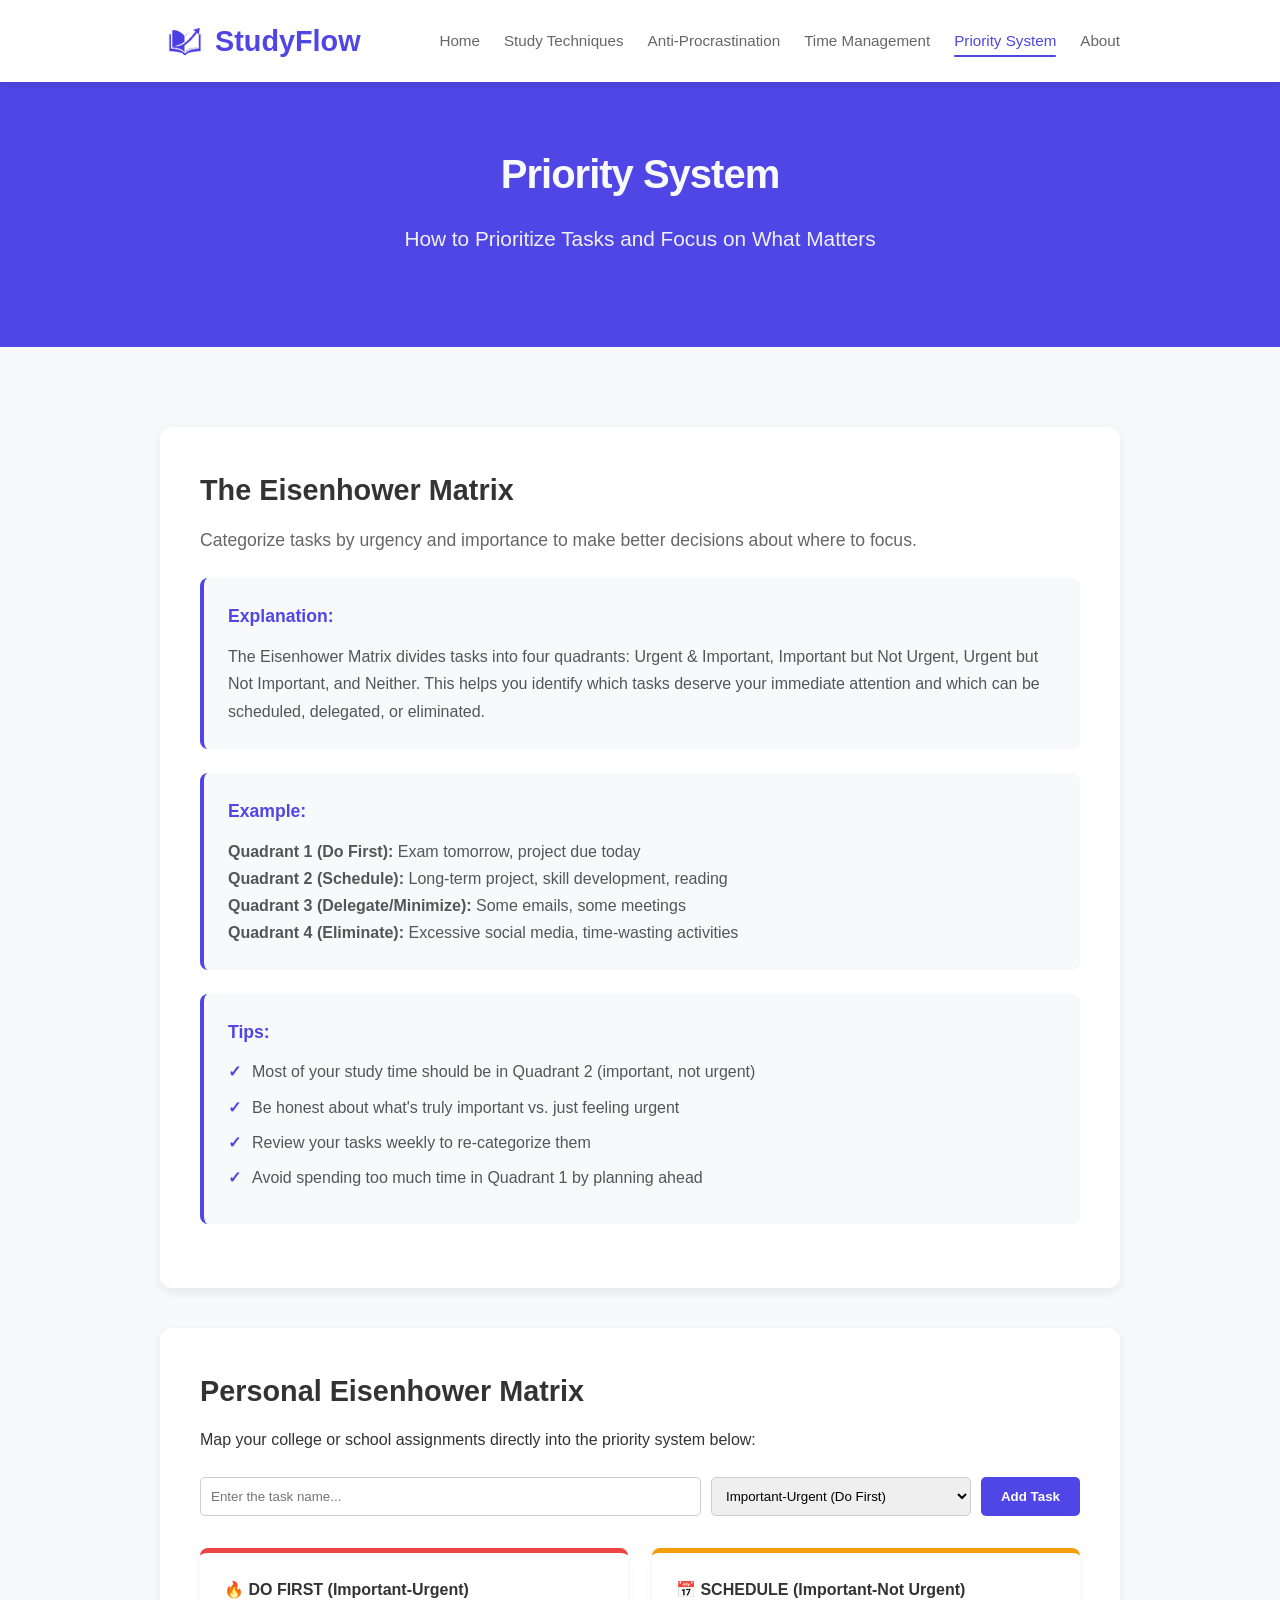
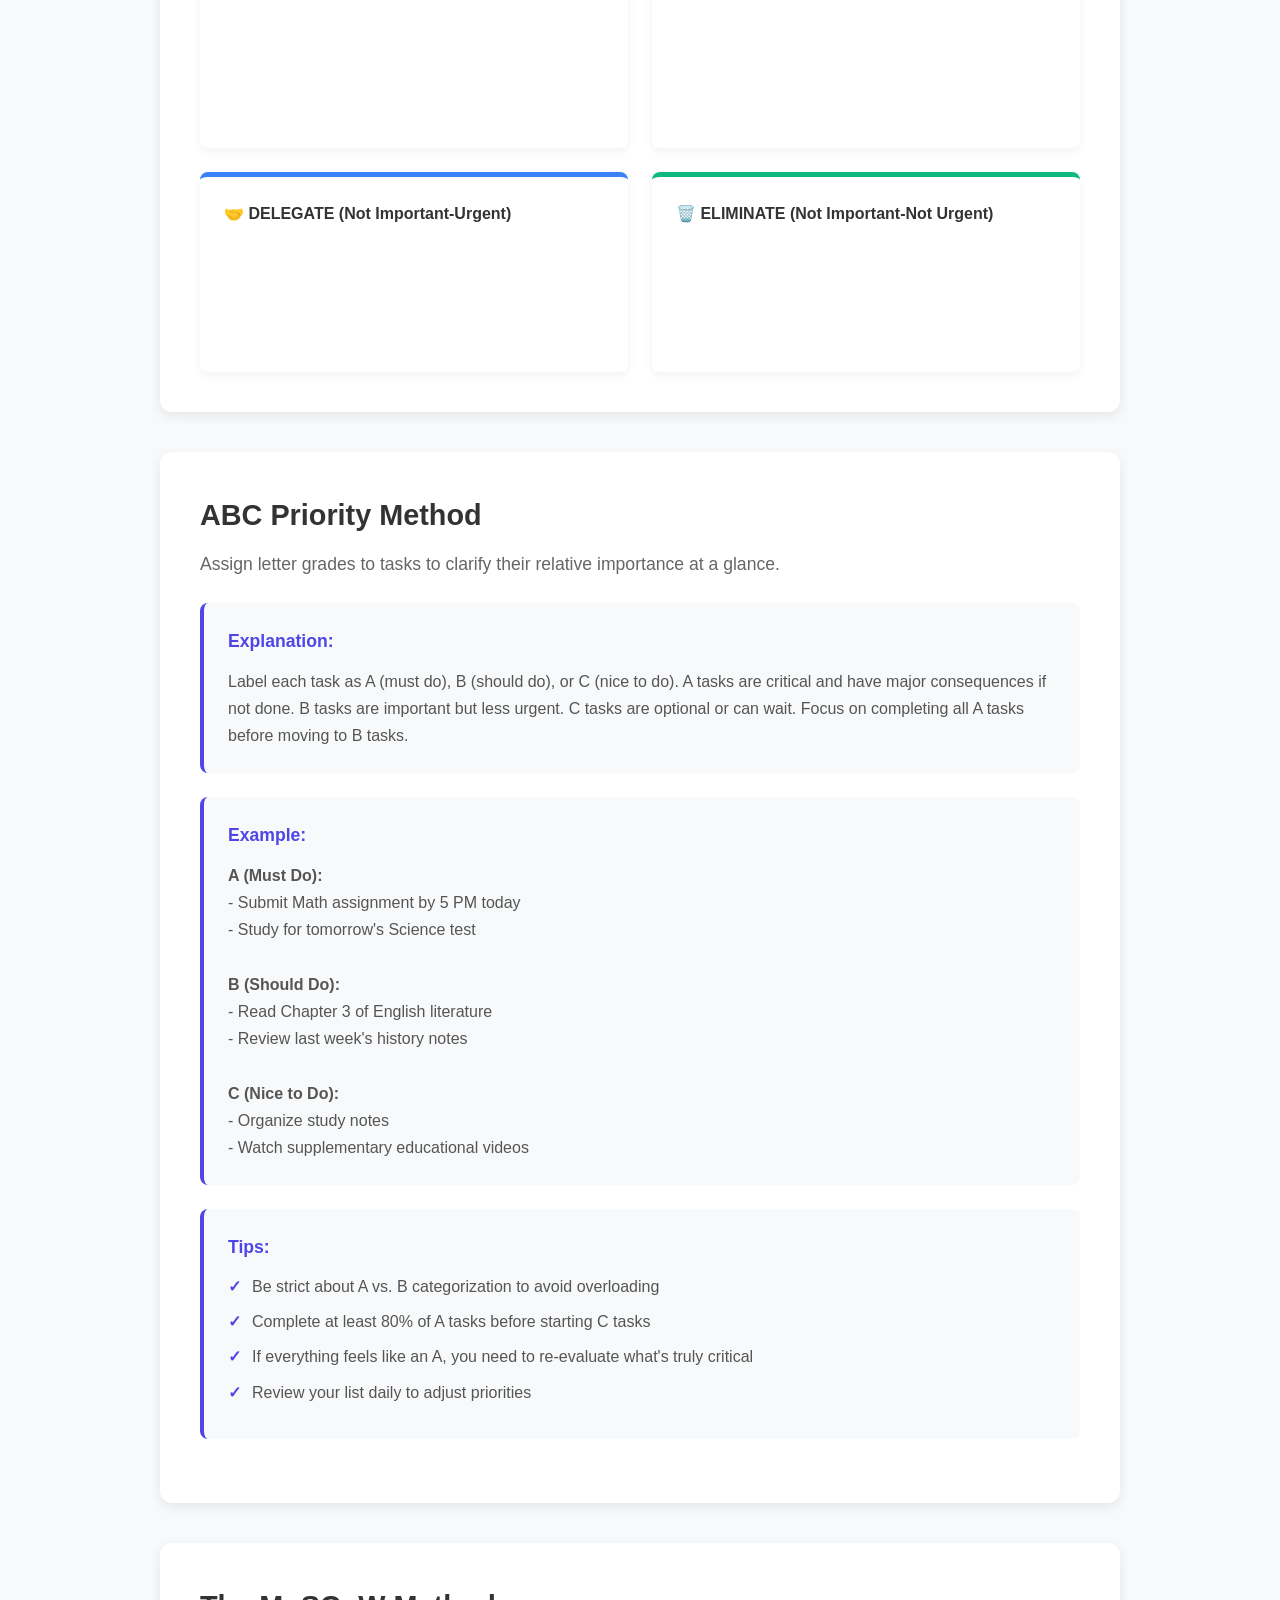
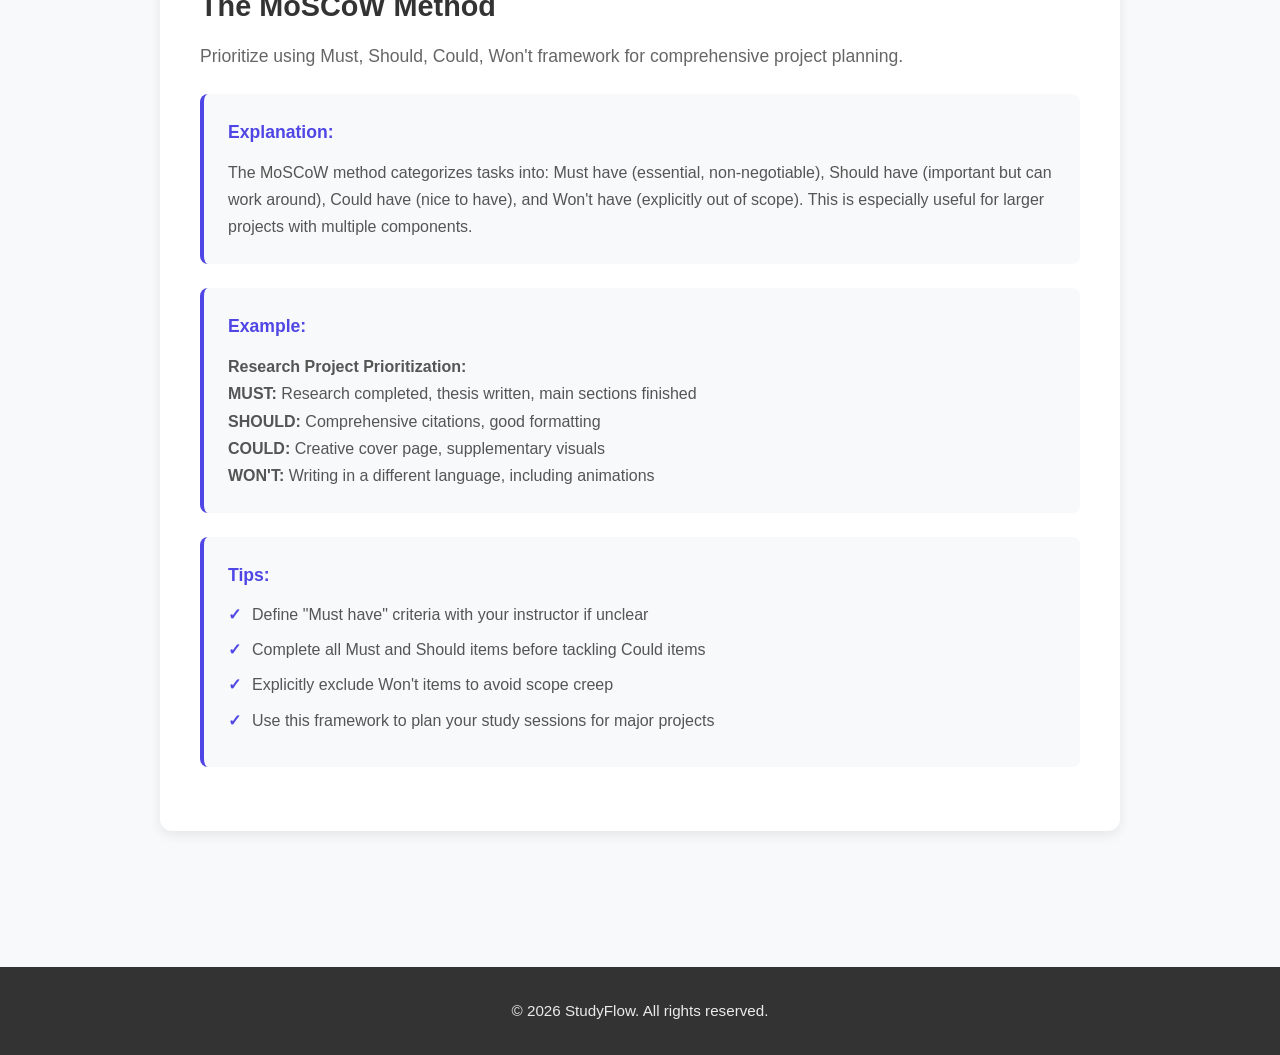
<file: priority-system.html>
<!DOCTYPE html>
<html lang="en">
<head>
    <meta charset="UTF-8">
    <meta name="viewport" content="width=device-width, initial-scale=1.0">
    <title>Priority System - StudyFlow</title>
    <style>/* ===========================
   GLOBAL STYLES & RESET
   =========================== */

    .matrix-grid {
    display: grid;
    grid-template-columns: 1fr 1fr;
    gap: 1.5rem;
    margin-top: 2rem;
}
.quadrant {
    padding: 1.5rem;
    border-radius: 8px;
    min-height: 200px;
    background: var(--card-bg);
    box-shadow: 0 4px 10px rgba(0,0,0,0.05);
}
.q1 { border-top: 5px solid #ef4444; } /* Penting & Mendesak (Merah) */
.q2 { border-top: 5px solid #f59e0b; } /* Penting tapi Tidak Mendesak (Orange) */
.q3 { border-top: 5px solid #3b82f6; } /* Tidak Penting tapi Mendesak (Biru) */
.q4 { border-top: 5px solid #10b981; } /* Tidak Penting & Tidak Mendesak (Hijau) */

.todo-item {
    display: flex;
    justify-content: space-between;
    background: #f3f4f6;
    padding: 8px 12px;
    border-radius: 4px;
    margin-top: 8px;
    color: #333;
}
.dark-theme .todo-item { background: #334155; color: #fff; }
.delete-btn { background: none; border: none; color: #ef4444; cursor: pointer; font-weight: bold; }

@media (max-width: 768px) {
    .matrix-grid { grid-template-columns: 1fr; }
}
        
 :root {
    --primary: #4F46E5;
    --primary-dark: #3730a3;
    --bg-light: #f8f9fa;
    --transition: all 0.3s ease;
}

* {
    margin: 0;
    padding: 0;
    box-sizing: border-box;
}

body {
    font-family: 'Segoe UI', Tahoma, Geneva, Verdana, sans-serif;
    line-height: 1.6;
    color: #333;
    background-color: #f8f9fa;
}

/* ===========================
   CONTAINER & LAYOUT
   =========================== */

.container {
    max-width: 1000px;
    margin: 0 auto;
    padding: 0 20px;
}

/* ===========================
   HEADER & NAVIGATION
   =========================== */

.header {
    background-color: #fff;
    box-shadow: 0 2px 8px rgba(0, 0, 0, 0.1);
    position: sticky;
    top: 0;
    z-index: 100;
}

.header .container {
    display: flex;
    justify-content: space-between;
    align-items: center;
    padding: 1rem 20px;
}
        
.logo-container {
    display: flex;
    align-items: center;
    gap: 5px;
}

.logo-img {
    width: 50px;
    height: auto;
}

.logo-text {
    text-decoration: none;
    font-size: 1.8rem;
    font-weight: 700;
    color: #4F46E5;
}
.nav {
    display: flex;
    align-items: center;
}

.nav-list {
    display: flex;
    list-style: none;
    gap: 1.5rem;
    align-items: center;
}
.nav-link {
    text-decoration: none;
    color: #666;
    font-weight: 500;
    font-size: 0.95rem;
    transition: color 0.3s ease;
    position: relative;
}

.nav-link:hover,
.nav-link.active {
    color: #4F46E5;
}

.nav-link.active::after {
    content: '';
    position: absolute;
    bottom: -8px;
    left: 0;
    width: 100%;
    height: 2px;
    background-color: #4F46E5;
    border-radius: 2px;
}

        /* ===========================
   HEADER & NAVIGATION (PC / DEFAULT)
   =========================== */

.header {
    background-color: #fff;
    box-shadow: 0 2px 8px rgba(0, 0, 0, 0.1);
    position: sticky;
    top: 0;
    z-index: 100;
}

.header .container {
    display: flex;
    justify-content: space-between;
    align-items: center;
    padding: 1rem 20px;
}
        
.logo-container {
    display: flex;
    align-items: center;
    gap: 5px;
}

.logo-img {
    width: 50px;
    height: auto;
}

.logo-text {
    text-decoration: none;
    font-size: 1.8rem;
    font-weight: 700;
    color: #4F46E5;
}

.nav {
    display: flex;
    align-items: center;
}

.nav-list {
    display: flex;
    list-style: none;
    gap: 1.5rem;
    align-items: center;
}

.nav-link {
    text-decoration: none;
    color: #666;
    font-weight: 500;
    font-size: 0.95rem;
    transition: color 0.3s ease;
    position: relative;
}

.nav-link:hover,
.nav-link.active {
    color: #4F46E5;
}

.nav-link.active::after {
    content: '';
    position: absolute;
    bottom: -8px;
    left: 0;
    width: 100%;
    height: 2px;
    background-color: #4F46E5;
    border-radius: 2px;
}

/* Sembunyikan Fitur Hamburger di PC */
.menu-checkbox {
    display: none;
}

.hamburger-btn {
    display: none;
    flex-direction: column;
    cursor: pointer;
}

.hamburger-btn .bar {
    height: 3px;
    width: 25px;
    background-color: #4F46E5;
    margin: 4px 0;
    transition: 0.3s ease;
    border-radius: 2px;
}


/* ===========================
   HERO SECTION
   =========================== */

.hero {
    background: #4F46E5;
    background-size: cover;
    background-position: center;
    padding: 100px 20px;
    text-align: center;
    margin-bottom: 3rem;
}

.hero-small {
    padding: 60px 20px;
}

.hero-content {
    max-width: 800px;
    margin: 0 auto;
}

.hero-title {
    font-size: 3rem;
    font-weight: 700;
    margin-bottom: 1rem;
    letter-spacing: -1px;
    color: #f8f9fa;
}

.hero-small .hero-title {
    font-size: 2.5rem;
}

.hero-subtitle {
    font-size: 1.3rem;
    opacity: 0.95;
    margin-bottom: 2rem;
    font-weight: 300;
    color: #f8f9fa;
}

.cta-button {
    background-color: white;
    color: #4F46E5;
    padding: 12px 32px;
    font-size: 1rem;
    font-weight: 600;
    border: none;
    border-radius: 50px;
    cursor: pointer;
    transition: all 0.3s ease;
    box-shadow: 0 4px 15px rgba(0, 0, 0, 0.2);
}

.cta-button:hover {
    transform: translateY(-2px);
    box-shadow: 0 6px 20px rgba(0, 0, 0, 0.3);
}

/* ===========================
   MAIN CONTENT SECTION
   =========================== */

.content-section {
    padding: 2rem 0;
}

.section-title {
    font-size: 2rem;
    font-weight: 700;
    color: #333;
    margin-bottom: 1rem;
    text-align: center;
}

.section-description {
    font-size: 1.05rem;
    color: #666;
    text-align: center;
    margin-bottom: 3rem;
    line-height: 1.8;
    max-width: 600px;
    margin-left: auto;
    margin-right: auto;
}

/* ===========================
   CARD LAYOUT
   =========================== */

.cards-grid {
    display: grid;
    /* auto-fit akan otomatis menyesuaikan jumlah kolom sesuai lebar layar */
    grid-template-columns: repeat(auto-fit, minmax(280px, 1fr)); 
    gap: 2rem;
    margin-bottom: 2rem;
}

.card {
    background: white;
    border-radius: 12px;
    padding: 2rem;
    box-shadow: 0 4px 12px rgba(0, 0, 0, 0.08);
    transition: var(--transition); /* Menggunakan variable */
    text-align: center;
    border-bottom: 3px solid transparent; /* Garis bawah tersembunyi */
}

.card:hover {
    transform: translateY(-10px);
    box-shadow: 0 12px 24px rgba(79, 70, 229, 0.15);
    border-bottom: 3px solid var(--primary); /* Muncul saat hover */
}

.card-icon {
    font-size: 3rem;
    margin-bottom: 1rem;
}

.card-title {
    font-size: 1.3rem;
    font-weight: 600;
    color: #333;
    margin-bottom: 0.8rem;
}

.card-description {
    color: #666;
    font-size: 0.95rem;
    margin-bottom: 1.5rem;
    line-height: 1.6;
}

.card-link {
    color: #4F46E5;
    text-decoration: none;
    font-weight: 600;
    transition: color 0.3s ease;
    display: inline-block;
}

.card-link:hover {
    color: #7C3AED;
}

/* ===========================
   CONTENT CARDS (Detailed Pages)
   =========================== */

.content-card {
    background: white;
    border-radius: 12px;
    padding: 2.5rem;
    box-shadow: 0 4px 12px rgba(0, 0, 0, 0.08);
    margin-bottom: 2.5rem;
}

.card-title-main {
    font-size: 1.8rem;
    font-weight: 700;
    color: #333;
    margin-bottom: 0.8rem;
}

.card-description-main {
    font-size: 1.1rem;
    color: #666;
    margin-bottom: 1.5rem;
    font-weight: 500;
}

.technique-box {
    background-color: #f8f9fa;
    border-left: 4px solid #4F46E5;
    padding: 1.5rem;
    margin-bottom: 1.5rem;
    border-radius: 8px;
}

.technique-box h3 {
    color: #4F46E5;
    font-size: 1.1rem;
    margin-bottom: 0.8rem;
    font-weight: 600;
}

.technique-box p {
    color: #555;
    line-height: 1.7;
    margin-bottom: 0.8rem;
}

.technique-box p:last-child {
    margin-bottom: 0;
}

.technique-box ul {
    list-style: none;
    padding-left: 0;
}

.technique-box li {
    color: #555;
    margin-bottom: 0.6rem;
    padding-left: 1.5rem;
    position: relative;
    line-height: 1.6;
}

.technique-box li:before {
    content: '✓';
    position: absolute;
    left: 0;
    color: #4F46E5;
    font-weight: bold;
}

/* ===========================
   CREATOR PROFILE
   =========================== */

.creator-profile {
    background-color: #f0f4ff;
    border-radius: 12px;
    padding: 2rem;
    border-left: 4px solid #4F46E5;
}

.profile-content h3 {
    font-size: 1.5rem;
    color: #4F46E5;
    margin-bottom: 0.5rem;
    font-weight: 700;
}

.profile-role {
    color: #7C3AED;
    font-weight: 600;
    font-size: 0.95rem;
    margin-bottom: 1rem;
}

.profile-content p {
    color: #555;
    line-height: 1.8;
    margin-bottom: 1rem;
}

.profile-content p:last-child {
    margin-bottom: 0;
}

/* ===========================
   FOOTER
   =========================== */

.footer {
    background-color: #333;
    color: white;
    text-align: center;
    padding: 2rem 20px;
    margin-top: 4rem;
}

.footer p {
    font-size: 0.95rem;
    opacity: 0.9;
}

/* ===========================
   RESPONSIVE DESIGN (HP / MOBILE)
   =========================== */

@media (max-width: 768px) {
    .header .container {
        padding: 1rem 20px;
        position: relative; /* Menjadi patokan menu dropdown */
    }

    .logo-text {
        font-size: 1.5rem;
    }

    /* Tampilkan tombol hamburger di HP */
    .hamburger-btn {
        display: flex;
    }

    /* Sembunyikan menu bawaan, ubah format jadi dropdown melayang */
    .nav {
        display: none; /* Default tersembunyi */
        position: absolute;
        top: 100%; /* Pas di bawah header */
        left: 0;
        width: 100%;
        background-color: #ffffff;
        box-shadow: 0 8px 12px rgba(0, 0, 0, 0.1);
        border-top: 1px solid #eee;
        padding: 1rem 0;
    }

    .nav-list {
        flex-direction: column;
        gap: 0;
        width: 100%;
    }

    .nav-list li {
        width: 100%;
        text-align: center;
    }

    .nav-link {
        display: block;
        padding: 0.8rem 0;
        font-size: 1rem;
        width: 100%;
    }

    .nav-link.active::after {
        display: none; /* Sembunyikan garis bawah di HP */
    }

    /* LOGIKA MAGIC: Saat hamburger di-klik (checkbox dicentang), munculkan menu */
    .menu-checkbox:checked ~ .nav {
        display: flex;
    }

    /* Animasi tombol hamburger berubah jadi X saat menu terbuka */
    .menu-checkbox:checked ~ .hamburger-btn .bar:nth-child(1) {
        transform: translateY(11px) rotate(45deg);
    }
    .menu-checkbox:checked ~ .hamburger-btn .bar:nth-child(2) {
        opacity: 0;
    }
    .menu-checkbox:checked ~ .hamburger-btn .bar:nth-child(3) {
        transform: translateY(-11px) rotate(-45deg);
    }

    .hero {
        padding: 60px 20px;
    }

    .hero-title {
        font-size: 2rem;
    }

    .hero-small .hero-title {
        font-size: 1.8rem;
    }

    .hero-subtitle {
        font-size: 1rem;
    }

    .section-title {
        font-size: 1.5rem;
    }

    .cards-grid {
        grid-template-columns: 1fr;
        gap: 1.5rem;
    }

    .card {
        padding: 1.5rem;
    }

    .content-card {
        padding: 1.5rem;
        margin-bottom: 1.5rem;
    }

    .card-title-main {
        font-size: 1.4rem;
    }

    .technique-box {
        padding: 1rem;
        margin-bottom: 1rem;
    }

    .technique-box h3 {
        font-size: 1rem;
    }
}

@media (max-width: 480px) {
    .container {
        padding: 0 15px;
    }

    .header .container {
        padding: 0.8rem 15px;
    }

    .logo-text {
        font-size: 1.3rem;
    }

    .nav-list {
        gap: 0.3rem;
    }

    .nav-link {
        font-size: 0.85rem;
    }

    .hero {
        padding: 40px 15px;
    }

    .hero-title {
        font-size: 1.5rem;
    }

    .hero-small .hero-title {
        font-size: 1.3rem;
    }

    .hero-subtitle {
        font-size: 0.9rem;
        margin-bottom: 1.5rem;
    }

    .cta-button {
        padding: 10px 24px;
        font-size: 0.9rem;
    }

    .section-title {
        font-size: 1.3rem;
    }

    .section-description {
        font-size: 0.95rem;
    }

    .card-title {
        font-size: 1.1rem;
    }

    .card-description {
        font-size: 0.9rem;
    }

    .content-card {
        padding: 1.2rem;
    }

    .card-title-main {
        font-size: 1.2rem;
    }

    .card-description-main {
        font-size: 1rem;
    }

    .footer {
        padding: 1.5rem 15px;
    }

    .footer p {
        font-size: 0.85rem;
    }
}

/* ===========================
   UTILITY CLASSES
   =========================== */

.text-center {
    text-align: center;
}

.mt-1 {
    margin-top: 1rem;
}

.mt-2 {
    margin-top: 2rem;
}

.mb-1 {
    margin-bottom: 1rem;
}

.mb-2 {
    margin-bottom: 2rem;
}
    </style>

<link rel="icon" type="image/png" href="12.png">
</head>
<body>
    <header class="header">
        <div class="container">
           <div class="logo-container">
    <img src="12.png" alt="StudyFlow Logo" class="logo-img">

    <a href="index.html" class="logo-text">
        StudyFlow
    </a>
        </div>
            
                <input type="checkbox" id="menu-toggle" class="menu-checkbox">
            <label for="menu-toggle" class="hamburger-btn">
                <span class="bar"></span>
                <span class="bar"></span>
                <span class="bar"></span>
            </label>

            <nav class="nav">
                <ul class="nav-list">
                    <li><a href="index.html" class="nav-link">Home</a></li>
                    <li><a href="study-techniques.html" class="nav-link">Study Techniques</a></li>
                    <li><a href="anti-procrastination.html" class="nav-link">Anti-Procrastination</a></li>
                    <li><a href="time-management.html" class="nav-link">Time Management</a></li>
                    <li><a href="priority-system.html" class="nav-link active">Priority System</a></li>
                    <li><a href="about.html" class="nav-link">About</a></li>
                </ul>
            </nav>
        </div>
    </header>

    <!-- Hero Banner -->
    <section class="hero hero-small">
        <div class="hero-content">
            <h1 class="hero-title">Priority System</h1>
            <p class="hero-subtitle">How to Prioritize Tasks and Focus on What Matters</p>
        </div>
    </section>

    <!-- Main Content -->
    <main class="container">
        <section class="content-section">
            <!-- Method 1 -->
            <div class="content-card">
                <h2 class="card-title-main">The Eisenhower Matrix</h2>
                <p class="card-description-main">Categorize tasks by urgency and importance to make better decisions about where to focus.</p>
                
                <div class="technique-box">
                    <h3>Explanation:</h3>
                    <p>The Eisenhower Matrix divides tasks into four quadrants: Urgent & Important, Important but Not Urgent, Urgent but Not Important, and Neither. This helps you identify which tasks deserve your immediate attention and which can be scheduled, delegated, or eliminated.</p>
                </div>

                <div class="technique-box">
                    <h3>Example:</h3>
                    <p><strong>Quadrant 1 (Do First):</strong> Exam tomorrow, project due today<br>
                    <strong>Quadrant 2 (Schedule):</strong> Long-term project, skill development, reading<br>
                    <strong>Quadrant 3 (Delegate/Minimize):</strong> Some emails, some meetings<br>
                    <strong>Quadrant 4 (Eliminate):</strong> Excessive social media, time-wasting activities</p>
                </div>

                <div class="technique-box">
                    <h3>Tips:</h3>
                    <ul>
                        <li>Most of your study time should be in Quadrant 2 (important, not urgent)</li>
                        <li>Be honest about what's truly important vs. just feeling urgent</li>
                        <li>Review your tasks weekly to re-categorize them</li>
                        <li>Avoid spending too much time in Quadrant 1 by planning ahead</li>
                    </ul>
                </div>
            </div>

            <div class="content-card">
    <h2 class="card-title-main">Personal Eisenhower Matrix</h2>
    <p>Map your college or school assignments directly into the priority system below:</p>
    
    <div style="margin: 1.5rem 0; display: flex; gap: 10px; flex-wrap: wrap;">
        <input type="text" id="task-input" placeholder="Enter the task name..." style="flex: 1; padding: 10px; border: 1px solid #ccc; border-radius: 5px; min-width: 200px;">
        <select id="priority-select" style="padding: 10px; border: 1px solid #ccc; border-radius: 5px;">
            <option value="q1">Important-Urgent (Do First)</option>
            <option value="q2">Important-Not Urgent (Schedule)</option>
            <option value="q3">Not Important-Urgent (Delegate)</option>
            <option value="q4">Not Important-Not Urgent (Eliminate)</option>
        </select>
        <button id="add-task-btn" style="background: var(--primary); color: white; padding: 10px 20px; border: none; border-radius: 5px; cursor: pointer; font-weight: 600;">Add Task</button>
    </div>

    <div class="matrix-grid">
        <div class="quadrant q1"><h4>🔥 DO FIRST (Important-Urgent)</h4><div id="q1-list"></div></div>
        <div class="quadrant q2"><h4>📅 SCHEDULE (Important-Not Urgent)</h4><div id="q2-list"></div></div>
        <div class="quadrant q3"><h4>🤝 DELEGATE (Not Important-Urgent)</h4><div id="q3-list"></div></div>
        <div class="quadrant q4"><h4>🗑️ ELIMINATE (Not Important-Not Urgent)</h4><div id="q4-list"></div></div>
    </div>
</div>
            
            <!-- Method 2 -->
            <div class="content-card">
                <h2 class="card-title-main">ABC Priority Method</h2>
                <p class="card-description-main">Assign letter grades to tasks to clarify their relative importance at a glance.</p>
                
                <div class="technique-box">
                    <h3>Explanation:</h3>
                    <p>Label each task as A (must do), B (should do), or C (nice to do). A tasks are critical and have major consequences if not done. B tasks are important but less urgent. C tasks are optional or can wait. Focus on completing all A tasks before moving to B tasks.</p>
                </div>

                <div class="technique-box">
                    <h3>Example:</h3>
                    <p><strong>A (Must Do):</strong><br>
                    - Submit Math assignment by 5 PM today<br>
                    - Study for tomorrow's Science test<br><br>
                    <strong>B (Should Do):</strong><br>
                    - Read Chapter 3 of English literature<br>
                    - Review last week's history notes<br><br>
                    <strong>C (Nice to Do):</strong><br>
                    - Organize study notes<br>
                    - Watch supplementary educational videos</p>
                </div>

                <div class="technique-box">
                    <h3>Tips:</h3>
                    <ul>
                        <li>Be strict about A vs. B categorization to avoid overloading</li>
                        <li>Complete at least 80% of A tasks before starting C tasks</li>
                        <li>If everything feels like an A, you need to re-evaluate what's truly critical</li>
                        <li>Review your list daily to adjust priorities</li>
                    </ul>
                </div>
            </div>

            <!-- Method 3 -->
            <div class="content-card">
                <h2 class="card-title-main">The MoSCoW Method</h2>
                <p class="card-description-main">Prioritize using Must, Should, Could, Won't framework for comprehensive project planning.</p>
                
                <div class="technique-box">
                    <h3>Explanation:</h3>
                    <p>The MoSCoW method categorizes tasks into: Must have (essential, non-negotiable), Should have (important but can work around), Could have (nice to have), and Won't have (explicitly out of scope). This is especially useful for larger projects with multiple components.</p>
                </div>

                <div class="technique-box">
                    <h3>Example:</h3>
                    <p><strong>Research Project Prioritization:</strong><br>
                    <strong>MUST:</strong> Research completed, thesis written, main sections finished<br>
                    <strong>SHOULD:</strong> Comprehensive citations, good formatting<br>
                    <strong>COULD:</strong> Creative cover page, supplementary visuals<br>
                    <strong>WON'T:</strong> Writing in a different language, including animations</p>
                </div>

                <div class="technique-box">
                    <h3>Tips:</h3>
                    <ul>
                        <li>Define "Must have" criteria with your instructor if unclear</li>
                        <li>Complete all Must and Should items before tackling Could items</li>
                        <li>Explicitly exclude Won't items to avoid scope creep</li>
                        <li>Use this framework to plan your study sessions for major projects</li>
                    </ul>
                </div>
            </div>
        </section>
    </main>

      <script>
    const taskInput = document.getElementById('task-input');
    const prioritySelect = document.getElementById('priority-select');
    const addTaskBtn = document.getElementById('add-task-btn');

    // Load data lama dari browser
    let savedTasks = JSON.parse(localStorage.getItem('eisenhower-tasks')) || [];

    function renderTasks() {
        // Bersihkan semua list kuadran terlebih dahulu
        document.getElementById('q1-list').innerHTML = '';
        document.getElementById('q2-list').innerHTML = '';
        document.getElementById('q3-list').innerHTML = '';
        document.getElementById('q4-list').innerHTML = '';

        savedTasks.forEach((task, index) => {
            const taskDiv = document.createElement('div');
            taskDiv.className = 'todo-item';
            taskDiv.innerHTML = `<span>${task.text}</span> <button class="delete-btn" onclick="deleteTask(${index})">✕</button>`;
            document.getElementById(`${task.quadrant}-list`).appendChild(taskDiv);
        });
    }

    addTaskBtn.addEventListener('click', () => {
        if (taskInput.value.trim() !== '') {
            savedTasks.push({ text: taskInput.value, quadrant: prioritySelect.value });
            localStorage.setItem('eisenhower-tasks', JSON.stringify(savedTasks));
            taskInput.value = '';
            renderTasks();
        }
    });

    function deleteTask(index) {
        savedTasks.splice(index, 1);
        localStorage.setItem('eisenhower-tasks', JSON.stringify(savedTasks));
        renderTasks();
    }

    // Jalankan render saat halaman pertama kali dibuka
    renderTasks();
</script>
    
    <!-- Footer -->
    <footer class="footer">
        <div class="container">
            <p>&copy; 2026 StudyFlow. All rights reserved.</p>
        </div>
    </footer>
</body>
</html>
</file>
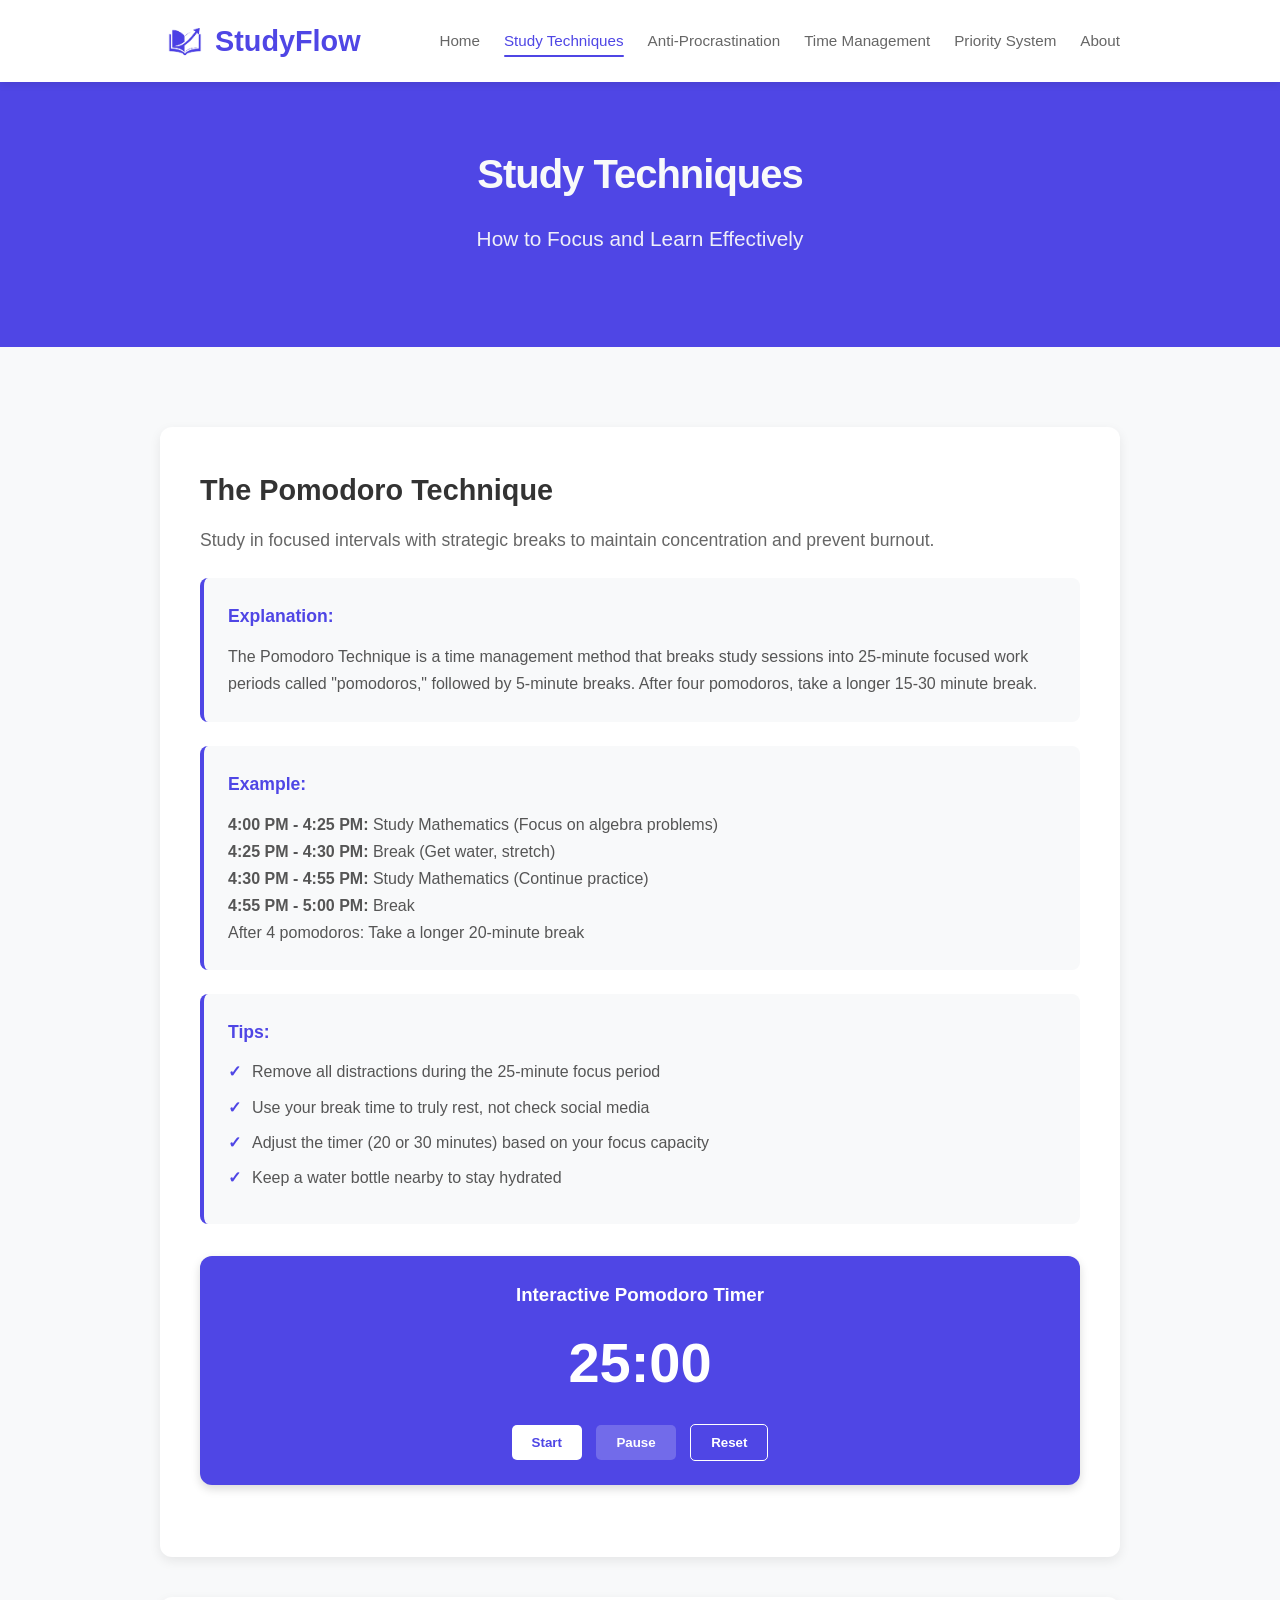
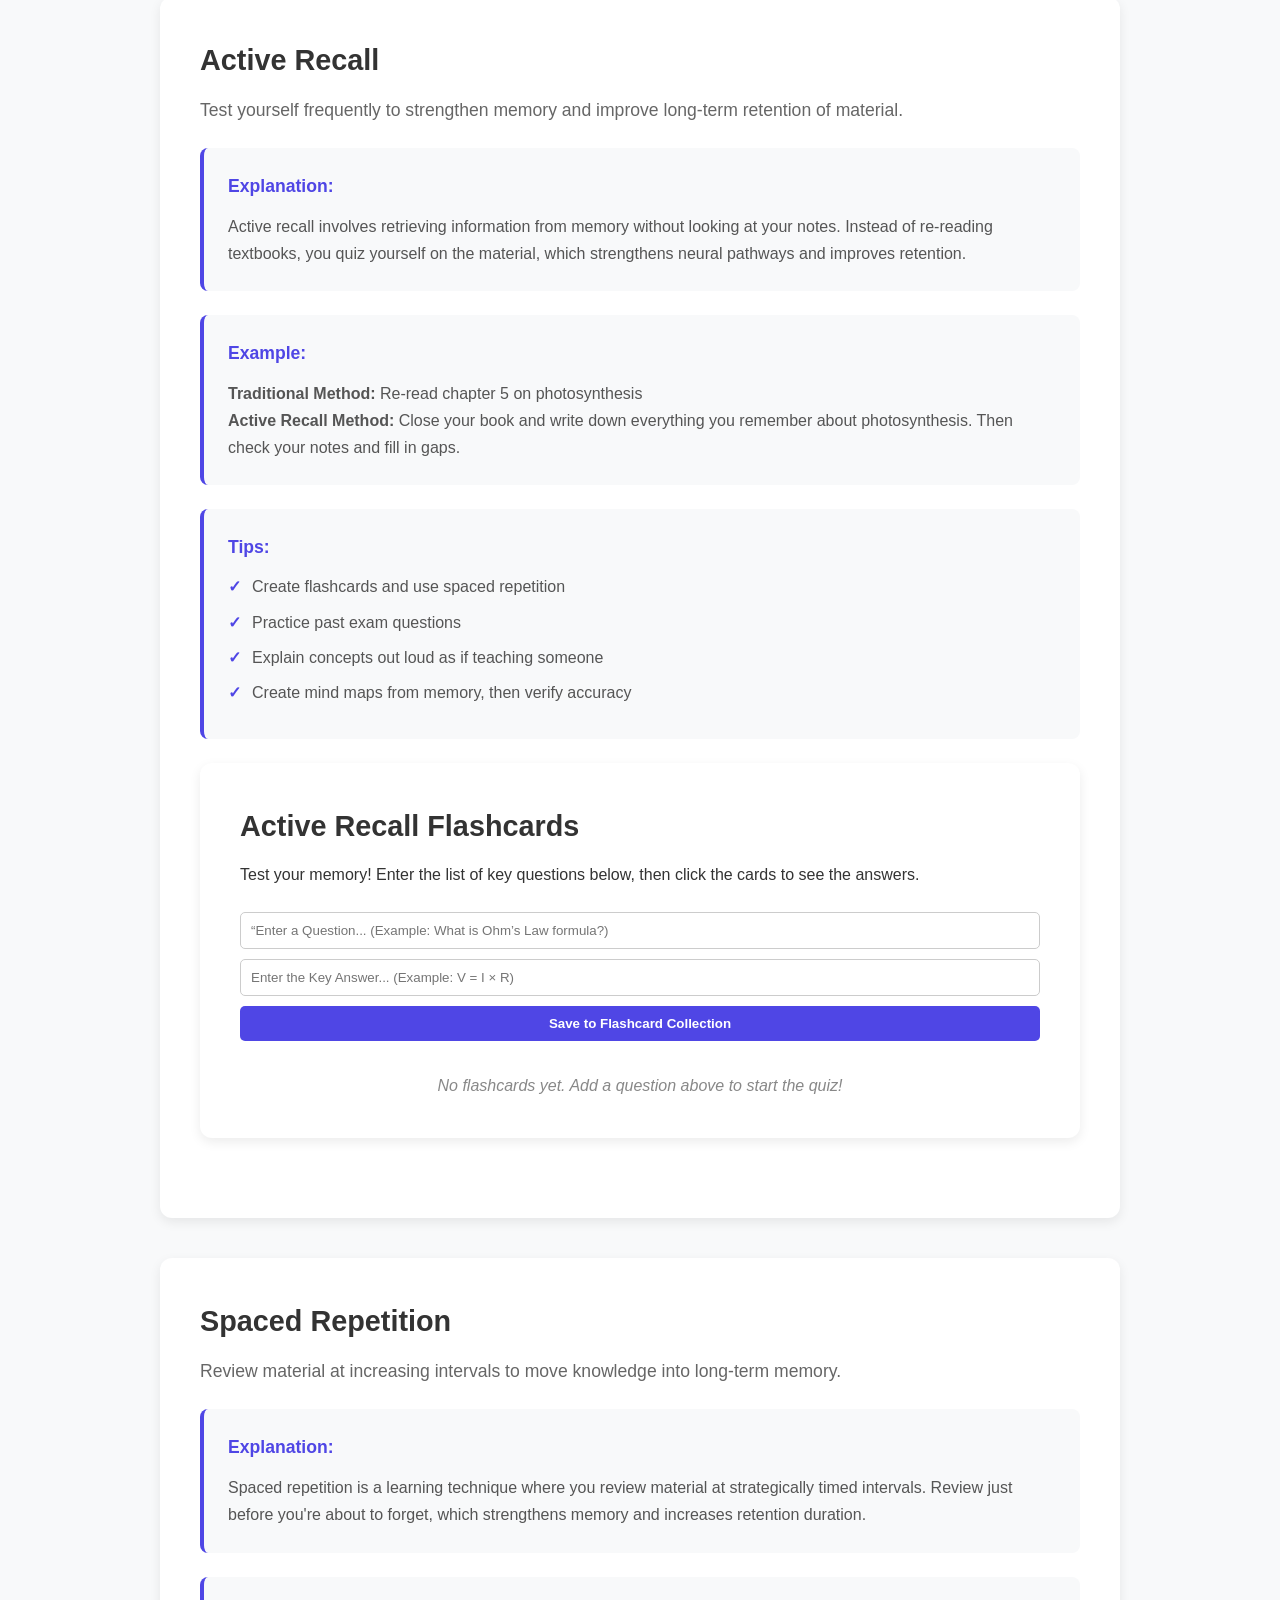
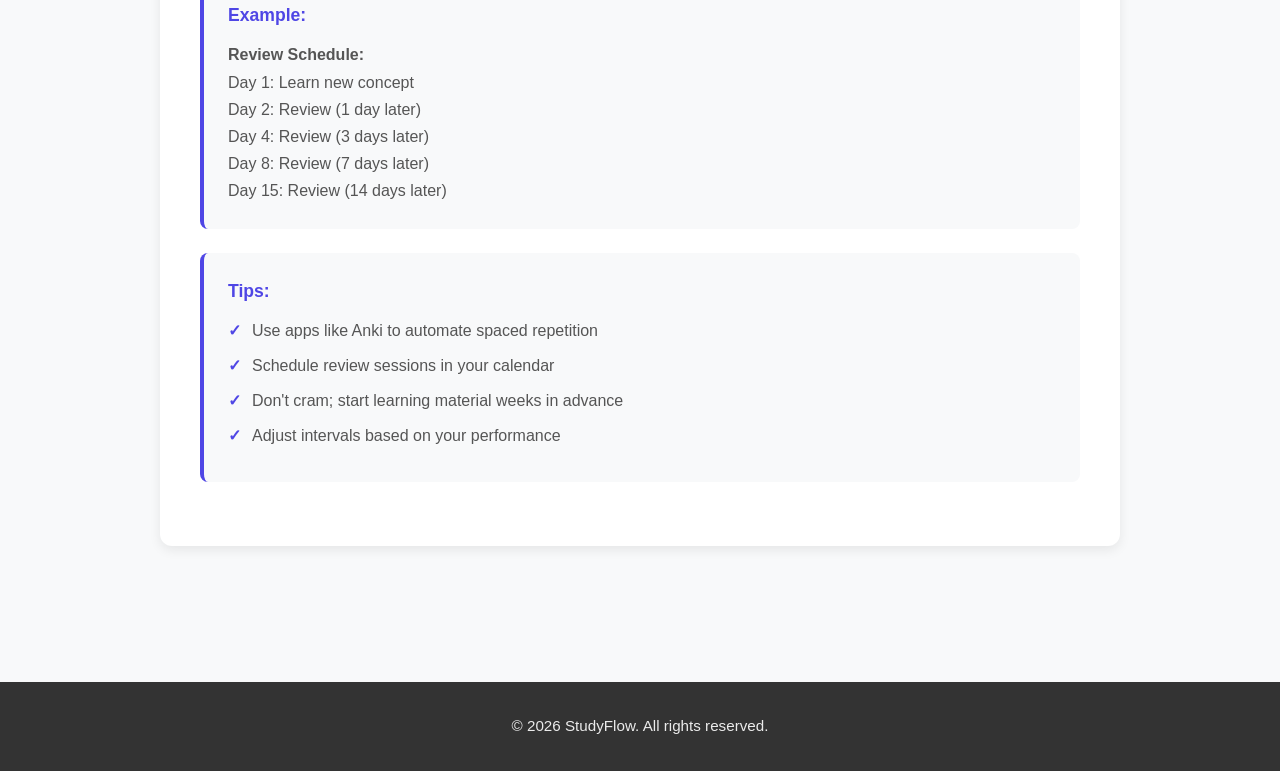
<file: study-techniques.html>
<!DOCTYPE html>
<html lang="en">
<head>
    <meta charset="UTF-8">
    <meta name="viewport" content="width=device-width, initial-scale=1.0">
    <title>Study Techniques - StudyFlow</title>
    <style>

 /* FLASHCARD QUIZ SYSTEM */
.flashcard-container {
    perspective: 1000px;
    width: 100%;
    max-width: 450px;
    height: 250px;
    margin: 2rem auto;
    cursor: pointer;
}

.flashcard {
    width: 100%;
    height: 100%;
    position: relative;
    transform-style: preserve-3d;
    transition: transform 0.6s ease;
    box-shadow: 0 8px 16px rgba(0,0,0,0.1);
    border-radius: 12px;
}

.flashcard.flipped {
    transform: rotateY(180deg);
}

.card-face {
    position: absolute;
    width: 100%;
    height: 100%;
    backface-visibility: hidden;
    display: flex;
    flex-direction: column;
    justify-content: center;
    align-items: center;
    padding: 2rem;
    border-radius: 12px;
    text-align: center;
}

.card-front {
    background: var(--primary);
    color: white;
}

.card-back {
    background: #1e293b;
    color: white;
    transform: rotateY(180deg);
}

.dark-theme .card-back {
    background: #334155;
}
    /* ===========================
   GLOBAL STYLES & RESET
   =========================== */

 :root {
    --primary: #4F46E5;
    --primary-dark: #3730a3;
    --bg-light: #f8f9fa;
    --transition: all 0.3s ease;
}

* {
    margin: 0;
    padding: 0;
    box-sizing: border-box;
}

body {
    font-family: 'Segoe UI', Tahoma, Geneva, Verdana, sans-serif;
    line-height: 1.6;
    color: #333;
    background-color: #f8f9fa;
}

/* ===========================
   CONTAINER & LAYOUT
   =========================== */

.container {
    max-width: 1000px;
    margin: 0 auto;
    padding: 0 20px;
}

/* ===========================
   HEADER & NAVIGATION
   =========================== */

.header {
    background-color: #fff;
    box-shadow: 0 2px 8px rgba(0, 0, 0, 0.1);
    position: sticky;
    top: 0;
    z-index: 100;
}

.header .container {
    display: flex;
    justify-content: space-between;
    align-items: center;
    padding: 1rem 20px;
}
        
.logo-container {
    display: flex;
    align-items: center;
    gap: 5px;
}

.logo-img {
    width: 50px;
    height: auto;
}

.logo-text {
    text-decoration: none;
    font-size: 1.8rem;
    font-weight: 700;
    color: #4F46E5;
}
.nav {
    display: flex;
    align-items: center;
}

.nav-list {
    display: flex;
    list-style: none;
    gap: 1.5rem;
    align-items: center;
}
.nav-link {
    text-decoration: none;
    color: #666;
    font-weight: 500;
    font-size: 0.95rem;
    transition: color 0.3s ease;
    position: relative;
}

.nav-link:hover,
.nav-link.active {
    color: #4F46E5;
}

.nav-link.active::after {
    content: '';
    position: absolute;
    bottom: -8px;
    left: 0;
    width: 100%;
    height: 2px;
    background-color: #4F46E5;
    border-radius: 2px;
}

        /* ===========================
   HEADER & NAVIGATION (PC / DEFAULT)
   =========================== */

.header {
    background-color: #fff;
    box-shadow: 0 2px 8px rgba(0, 0, 0, 0.1);
    position: sticky;
    top: 0;
    z-index: 100;
}

.header .container {
    display: flex;
    justify-content: space-between;
    align-items: center;
    padding: 1rem 20px;
}
        
.logo-container {
    display: flex;
    align-items: center;
    gap: 5px;
}

.logo-img {
    width: 50px;
    height: auto;
}

.logo-text {
    text-decoration: none;
    font-size: 1.8rem;
    font-weight: 700;
    color: #4F46E5;
}

.nav {
    display: flex;
    align-items: center;
}

.nav-list {
    display: flex;
    list-style: none;
    gap: 1.5rem;
    align-items: center;
}

.nav-link {
    text-decoration: none;
    color: #666;
    font-weight: 500;
    font-size: 0.95rem;
    transition: color 0.3s ease;
    position: relative;
}

.nav-link:hover,
.nav-link.active {
    color: #4F46E5;
}

.nav-link.active::after {
    content: '';
    position: absolute;
    bottom: -8px;
    left: 0;
    width: 100%;
    height: 2px;
    background-color: #4F46E5;
    border-radius: 2px;
}

/* Sembunyikan Fitur Hamburger di PC */
.menu-checkbox {
    display: none;
}

.hamburger-btn {
    display: none;
    flex-direction: column;
    cursor: pointer;
}

.hamburger-btn .bar {
    height: 3px;
    width: 25px;
    background-color: #4F46E5;
    margin: 4px 0;
    transition: 0.3s ease;
    border-radius: 2px;
}


/* ===========================
   HERO SECTION
   =========================== */

.hero {
    background: #4F46E5;
    background-size: cover;
    background-position: center;
    padding: 100px 20px;
    text-align: center;
    margin-bottom: 3rem;
}

.hero-small {
    padding: 60px 20px;
}

.hero-content {
    max-width: 800px;
    margin: 0 auto;
}

.hero-title {
    font-size: 3rem;
    font-weight: 700;
    margin-bottom: 1rem;
    letter-spacing: -1px;
    color: #f8f9fa;
}

.hero-small .hero-title {
    font-size: 2.5rem;
}

.hero-subtitle {
    font-size: 1.3rem;
    opacity: 0.95;
    margin-bottom: 2rem;
    font-weight: 300;
    color: #f8f9fa;
}

.cta-button {
    background-color: white;
    color: #4F46E5;
    padding: 12px 32px;
    font-size: 1rem;
    font-weight: 600;
    border: none;
    border-radius: 50px;
    cursor: pointer;
    transition: all 0.3s ease;
    box-shadow: 0 4px 15px rgba(0, 0, 0, 0.2);
}

.cta-button:hover {
    transform: translateY(-2px);
    box-shadow: 0 6px 20px rgba(0, 0, 0, 0.3);
}

/* ===========================
   MAIN CONTENT SECTION
   =========================== */

.content-section {
    padding: 2rem 0;
}

.section-title {
    font-size: 2rem;
    font-weight: 700;
    color: #333;
    margin-bottom: 1rem;
    text-align: center;
}

.section-description {
    font-size: 1.05rem;
    color: #666;
    text-align: center;
    margin-bottom: 3rem;
    line-height: 1.8;
    max-width: 600px;
    margin-left: auto;
    margin-right: auto;
}

/* ===========================
   CARD LAYOUT
   =========================== */

.cards-grid {
    display: grid;
    /* auto-fit akan otomatis menyesuaikan jumlah kolom sesuai lebar layar */
    grid-template-columns: repeat(auto-fit, minmax(280px, 1fr)); 
    gap: 2rem;
    margin-bottom: 2rem;
}

.card {
    background: white;
    border-radius: 12px;
    padding: 2rem;
    box-shadow: 0 4px 12px rgba(0, 0, 0, 0.08);
    transition: var(--transition); /* Menggunakan variable */
    text-align: center;
    border-bottom: 3px solid transparent; /* Garis bawah tersembunyi */
}

.card:hover {
    transform: translateY(-10px);
    box-shadow: 0 12px 24px rgba(79, 70, 229, 0.15);
    border-bottom: 3px solid var(--primary); /* Muncul saat hover */
}

.card-icon {
    font-size: 3rem;
    margin-bottom: 1rem;
}

.card-title {
    font-size: 1.3rem;
    font-weight: 600;
    color: #333;
    margin-bottom: 0.8rem;
}

.card-description {
    color: #666;
    font-size: 0.95rem;
    margin-bottom: 1.5rem;
    line-height: 1.6;
}

.card-link {
    color: #4F46E5;
    text-decoration: none;
    font-weight: 600;
    transition: color 0.3s ease;
    display: inline-block;
}

.card-link:hover {
    color: #7C3AED;
}

/* ===========================
   CONTENT CARDS (Detailed Pages)
   =========================== */

.content-card {
    background: white;
    border-radius: 12px;
    padding: 2.5rem;
    box-shadow: 0 4px 12px rgba(0, 0, 0, 0.08);
    margin-bottom: 2.5rem;
}

.card-title-main {
    font-size: 1.8rem;
    font-weight: 700;
    color: #333;
    margin-bottom: 0.8rem;
}

.card-description-main {
    font-size: 1.1rem;
    color: #666;
    margin-bottom: 1.5rem;
    font-weight: 500;
}

.technique-box {
    background-color: #f8f9fa;
    border-left: 4px solid #4F46E5;
    padding: 1.5rem;
    margin-bottom: 1.5rem;
    border-radius: 8px;
}

.technique-box h3 {
    color: #4F46E5;
    font-size: 1.1rem;
    margin-bottom: 0.8rem;
    font-weight: 600;
}

.technique-box p {
    color: #555;
    line-height: 1.7;
    margin-bottom: 0.8rem;
}

.technique-box p:last-child {
    margin-bottom: 0;
}

.technique-box ul {
    list-style: none;
    padding-left: 0;
}

.technique-box li {
    color: #555;
    margin-bottom: 0.6rem;
    padding-left: 1.5rem;
    position: relative;
    line-height: 1.6;
}

.technique-box li:before {
    content: '✓';
    position: absolute;
    left: 0;
    color: #4F46E5;
    font-weight: bold;
}

/* ===========================
   CREATOR PROFILE
   =========================== */

.creator-profile {
    background-color: #f0f4ff;
    border-radius: 12px;
    padding: 2rem;
    border-left: 4px solid #4F46E5;
}

.profile-content h3 {
    font-size: 1.5rem;
    color: #4F46E5;
    margin-bottom: 0.5rem;
    font-weight: 700;
}

.profile-role {
    color: #7C3AED;
    font-weight: 600;
    font-size: 0.95rem;
    margin-bottom: 1rem;
}

.profile-content p {
    color: #555;
    line-height: 1.8;
    margin-bottom: 1rem;
}

.profile-content p:last-child {
    margin-bottom: 0;
}

/* ===========================
   FOOTER
   =========================== */

.footer {
    background-color: #333;
    color: white;
    text-align: center;
    padding: 2rem 20px;
    margin-top: 4rem;
}

.footer p {
    font-size: 0.95rem;
    opacity: 0.9;
}

/* ===========================
   RESPONSIVE DESIGN (HP / MOBILE)
   =========================== */

@media (max-width: 768px) {
    .header .container {
        padding: 1rem 20px;
        position: relative; /* Menjadi patokan menu dropdown */
    }

    .logo-text {
        font-size: 1.5rem;
    }

    /* Tampilkan tombol hamburger di HP */
    .hamburger-btn {
        display: flex;
    }

    /* Sembunyikan menu bawaan, ubah format jadi dropdown melayang */
    .nav {
        display: none; /* Default tersembunyi */
        position: absolute;
        top: 100%; /* Pas di bawah header */
        left: 0;
        width: 100%;
        background-color: #ffffff;
        box-shadow: 0 8px 12px rgba(0, 0, 0, 0.1);
        border-top: 1px solid #eee;
        padding: 1rem 0;
    }

    .nav-list {
        flex-direction: column;
        gap: 0;
        width: 100%;
    }

    .nav-list li {
        width: 100%;
        text-align: center;
    }

    .nav-link {
        display: block;
        padding: 0.8rem 0;
        font-size: 1rem;
        width: 100%;
    }

    .nav-link.active::after {
        display: none; /* Sembunyikan garis bawah di HP */
    }

    /* LOGIKA MAGIC: Saat hamburger di-klik (checkbox dicentang), munculkan menu */
    .menu-checkbox:checked ~ .nav {
        display: flex;
    }

    /* Animasi tombol hamburger berubah jadi X saat menu terbuka */
    .menu-checkbox:checked ~ .hamburger-btn .bar:nth-child(1) {
        transform: translateY(11px) rotate(45deg);
    }
    .menu-checkbox:checked ~ .hamburger-btn .bar:nth-child(2) {
        opacity: 0;
    }
    .menu-checkbox:checked ~ .hamburger-btn .bar:nth-child(3) {
        transform: translateY(-11px) rotate(-45deg);
    }
    .hero {
        padding: 60px 20px;
    }

    .hero-title {
        font-size: 2rem;
    }

    .hero-small .hero-title {
        font-size: 1.8rem;
    }

    .hero-subtitle {
        font-size: 1rem;
    }

    .section-title {
        font-size: 1.5rem;
    }

    .cards-grid {
        grid-template-columns: 1fr;
        gap: 1.5rem;
    }

    .card {
        padding: 1.5rem;
    }

    .content-card {
        padding: 1.5rem;
        margin-bottom: 1.5rem;
    }

    .card-title-main {
        font-size: 1.4rem;
    }

    .technique-box {
        padding: 1rem;
        margin-bottom: 1rem;
    }

    .technique-box h3 {
        font-size: 1rem;
    }
}

@media (max-width: 480px) {
    .container {
        padding: 0 15px;
    }

    .header .container {
        padding: 0.8rem 15px;
    }

    .logo-text {
        font-size: 1.3rem;
    }

    .nav-list {
        gap: 0.3rem;
    }

    .nav-link {
        font-size: 0.85rem;
    }

    .hero {
        padding: 40px 15px;
    }

    .hero-title {
        font-size: 1.5rem;
    }

    .hero-small .hero-title {
        font-size: 1.3rem;
    }

    .hero-subtitle {
        font-size: 0.9rem;
        margin-bottom: 1.5rem;
    }

    .cta-button {
        padding: 10px 24px;
        font-size: 0.9rem;
    }

    .section-title {
        font-size: 1.3rem;
    }

    .section-description {
        font-size: 0.95rem;
    }

    .card-title {
        font-size: 1.1rem;
    }

    .card-description {
        font-size: 0.9rem;
    }

    .content-card {
        padding: 1.2rem;
    }

    .card-title-main {
        font-size: 1.2rem;
    }

    .card-description-main {
        font-size: 1rem;
    }

    .footer {
        padding: 1.5rem 15px;
    }

    .footer p {
        font-size: 0.85rem;
    }
}

/* ===========================
   UTILITY CLASSES
   =========================== */

.text-center {
    text-align: center;
}

.mt-1 {
    margin-top: 1rem;
}

.mt-2 {
    margin-top: 2rem;
}

.mb-1 {
    margin-bottom: 1rem;
}

.mb-2 {
    margin-bottom: 2rem;
}
    </style>

<link rel="icon" type="image/png" href="12.png">
</head>
<body>
    <header class="header">
        <div class="container">
           <div class="logo-container">
    <img src="12.png" alt="StudyFlow Logo" class="logo-img">

    <a href="index.html" class="logo-text">
        StudyFlow
    </a>
        </div>
            
            <input type="checkbox" id="menu-toggle" class="menu-checkbox">
            <label for="menu-toggle" class="hamburger-btn">
                <span class="bar"></span>
                <span class="bar"></span>
                <span class="bar"></span>
            </label>

            <nav class="nav">
                <ul class="nav-list">
                    <li><a href="index.html" class="nav-link">Home</a></li>
                    <li><a href="study-techniques.html" class="nav-link active">Study Techniques</a></li>
                    <li><a href="anti-procrastination.html" class="nav-link">Anti-Procrastination</a></li>
                    <li><a href="time-management.html" class="nav-link">Time Management</a></li>
                    <li><a href="priority-system.html" class="nav-link">Priority System</a></li>
                    <li><a href="about.html" class="nav-link">About</a></li>
                </ul>
            </nav>
        </div>
    </header>

    <!-- Hero Banner -->
    <section class="hero hero-small">
        <div class="hero-content">
            <h1 class="hero-title">Study Techniques</h1>
            <p class="hero-subtitle">How to Focus and Learn Effectively</p>
        </div>
    </section>

    <!-- Main Content -->
    <main class="container">
        <section class="content-section">
            <!-- Technique 1 -->
            <div class="content-card">
                <h2 class="card-title-main">The Pomodoro Technique</h2>
                <p class="card-description-main">Study in focused intervals with strategic breaks to maintain concentration and prevent burnout.</p>
                
                <div class="technique-box">
                    <h3>Explanation:</h3>
                    <p>The Pomodoro Technique is a time management method that breaks study sessions into 25-minute focused work periods called "pomodoros," followed by 5-minute breaks. After four pomodoros, take a longer 15-30 minute break.</p>
                   
                </div>

                <div class="technique-box">
                    <h3>Example:</h3>
                    <p><strong>4:00 PM - 4:25 PM:</strong> Study Mathematics (Focus on algebra problems)<br>
                    <strong>4:25 PM - 4:30 PM:</strong> Break (Get water, stretch)<br>
                    <strong>4:30 PM - 4:55 PM:</strong> Study Mathematics (Continue practice)<br>
                    <strong>4:55 PM - 5:00 PM:</strong> Break<br>
                    After 4 pomodoros: Take a longer 20-minute break</p>
                </div>

                <div class="technique-box">
                    <h3>Tips:</h3>
                    <ul>
                        <li>Remove all distractions during the 25-minute focus period</li>
                        <li>Use your break time to truly rest, not check social media</li>
                        <li>Adjust the timer (20 or 30 minutes) based on your focus capacity</li>
                        <li>Keep a water bottle nearby to stay hydrated</li>
                    </ul>
                </div>
                 <div style="text-align: center; margin: 2rem 0; padding: 1.5rem; background: var(--primary); color: white; border-radius: 12px; box-shadow: 0 4px 10px rgba(0,0,0,0.15);">
    <h3 style="color: white; margin-bottom: 0.5rem;">Interactive Pomodoro Timer</h3>
    <div id="timer-display" style="font-size: 3.5rem; font-weight: 700; margin-bottom: 1rem; font-variant-numeric: tabular-nums;">25:00</div>
    <div>
        <button id="start-btn" style="padding: 10px 20px; font-weight: 600; border: none; border-radius: 5px; cursor: pointer; background: white; color: var(--primary); margin: 0 5px;">Start</button>
        <button id="pause-btn" style="padding: 10px 20px; font-weight: 600; border: none; border-radius: 5px; cursor: pointer; background: rgba(255,255,255,0.2); color: white; margin: 0 5px;">Pause</button>
        <button id="reset-btn" style="padding: 10px 20px; font-weight: 600; border: none; border-radius: 5px; cursor: pointer; background: transparent; color: white; border: 1px solid white; margin: 0 5px;">Reset</button>
    </div>
</div>
            </div>

            <!-- Technique 2 -->
            <div class="content-card">
                <h2 class="card-title-main">Active Recall</h2>
                <p class="card-description-main">Test yourself frequently to strengthen memory and improve long-term retention of material.</p>
                
                <div class="technique-box">
                    <h3>Explanation:</h3>
                    <p>Active recall involves retrieving information from memory without looking at your notes. Instead of re-reading textbooks, you quiz yourself on the material, which strengthens neural pathways and improves retention.</p>
                </div>

                <div class="technique-box">
                    <h3>Example:</h3>
                    <p><strong>Traditional Method:</strong> Re-read chapter 5 on photosynthesis<br>
                    <strong>Active Recall Method:</strong> Close your book and write down everything you remember about photosynthesis. Then check your notes and fill in gaps.</p>
                </div>

                <div class="technique-box">
                    <h3>Tips:</h3>
                    <ul>
                        <li>Create flashcards and use spaced repetition</li>
                        <li>Practice past exam questions</li>
                        <li>Explain concepts out loud as if teaching someone</li>
                        <li>Create mind maps from memory, then verify accuracy</li>
                    </ul>
                </div>
                <div class="content-card">
    <h2 class="card-title-main">Active Recall Flashcards</h2>
    <p>Test your memory! Enter the list of key questions below, then click the cards to see the answers.</p>

    <div style="margin: 1.5rem 0; display: flex; flex-direction: column; gap: 10px;">
        <input type="text" id="fc-question" placeholder="“Enter a Question... (Example: What is Ohm’s Law formula?)" style="padding: 10px; border: 1px solid #ccc; border-radius: 5px;">
        <input type="text" id="fc-answer" placeholder="Enter the Key Answer... (Example: V = I × R)" style="padding: 10px; border: 1px solid #ccc; border-radius: 5px;">
        <button id="add-fc-btn" style="background: var(--primary); color: white; padding: 10px; border: none; border-radius: 5px; cursor: pointer; font-weight: 600;">Save to Flashcard Collection</button>
    </div>

    <div id="flashcard-deck" style="display:none;">
        <div class="flashcard-container" id="fc-box">
            <div class="flashcard" id="fc-hardware">
                <div class="card-face card-front">
                    <span style="font-size:0.85rem; text-transform:uppercase; opacity:0.8; margin-bottom:1rem;">Question</span>
                    <h3 id="display-question" style="font-size:1.4rem;">Question Here</h3>
                </div>
                <div class="card-face card-back">
                    <span style="font-size:0.85rem; text-transform:uppercase; opacity:0.8; margin-bottom:1rem; color:#10b981;">Answer</span>
                    <h3 id="display-answer" style="font-size:1.4rem;">Answer Here</h3>
                </div>
            </div>
        </div>

        <div style="text-align: center; margin-top: 1rem;">
            <button id="prev-fc" style="padding:8px 15px; border-radius:5px; cursor:pointer; border:1px solid #ccc; background:var(--card-bg);">⬅️ Previous</button>
            <span id="fc-counter" style="margin: 0 15px; font-weight:600;">1 / 1</span>
            <button id="next-fc" style="padding:8px 15px; border-radius:5px; cursor:pointer; border:1px solid #ccc; background:var(--card-bg);">Next ➡️</button>
            <button id="delete-fc" style="margin-left: 10px; color:#ef4444; background:none; border:none; cursor:pointer;">Delete This Card</button>
        </div>
    </div>
    
    <p id="no-fc-msg" style="text-align:center; color:#888; font-style:italic; margin-top:2rem;">No flashcards yet. Add a question above to start the quiz!</p>
</div>
            </div>

            <!-- Technique 3 -->
            <div class="content-card">
                <h2 class="card-title-main">Spaced Repetition</h2>
                <p class="card-description-main">Review material at increasing intervals to move knowledge into long-term memory.</p>
                
                <div class="technique-box">
                    <h3>Explanation:</h3>
                    <p>Spaced repetition is a learning technique where you review material at strategically timed intervals. Review just before you're about to forget, which strengthens memory and increases retention duration.</p>
                </div>

                <div class="technique-box">
                    <h3>Example:</h3>
                    <p><strong>Review Schedule:</strong><br>
                    Day 1: Learn new concept<br>
                    Day 2: Review (1 day later)<br>
                    Day 4: Review (3 days later)<br>
                    Day 8: Review (7 days later)<br>
                    Day 15: Review (14 days later)</p>
                </div>

                <div class="technique-box">
                    <h3>Tips:</h3>
                    <ul>
                        <li>Use apps like Anki to automate spaced repetition</li>
                        <li>Schedule review sessions in your calendar</li>
                        <li>Don't cram; start learning material weeks in advance</li>
                        <li>Adjust intervals based on your performance</li>
                    </ul>
                </div>
            </div>
        </section>
    </main>

    <script>
    let timer;
    let timeLeft = 25 * 60; // 25 menit dalam hitungan detik
    let isRunning = false;
    const display = document.getElementById('timer-display');

    function updateDisplay() {
        let minutes = Math.floor(timeLeft / 60);
        let seconds = timeLeft % 60;
        display.textContent = `${minutes.toString().padStart(2, '0')}:${seconds.toString().padStart(2, '0')}`;
    }

    document.getElementById('start-btn').addEventListener('click', () => {
        if (!isRunning) {
            isRunning = true;
            timer = setInterval(() => {
                if (timeLeft > 0) {
                    timeLeft--;
                    updateDisplay();
                } else {
                    clearInterval(timer);
                    isRunning = false;
                    alert("Waktu belajar habis! Istirahat dulu 5 menit.");
                    timeLeft = 5 * 60; // Otomatis set ke waktu istirahat
                    updateDisplay();
                }
            }, 1000);
        }
    });

    document.getElementById('pause-btn').addEventListener('click', () => {
        clearInterval(timer);
        isRunning = false;
    });

    document.getElementById('reset-btn').addEventListener('click', () => {
        clearInterval(timer);
        isRunning = false;
        timeLeft = 25 * 60;
        updateDisplay();
    });
</script>
    
    <!-- Footer -->
    <footer class="footer">
        <div class="container">
            <p>&copy; 2026 StudyFlow. All rights reserved.</p>
        </div>
    </footer>

    <script>
    const fcQuestion = document.getElementById('fc-question');
    const fcAnswer = document.getElementById('fc-answer');
    const addFcBtn = document.getElementById('add-fc-btn');
    const fcBox = document.getElementById('fc-box');
    const fcHardware = document.getElementById('fc-hardware');

    let flashcards = JSON.parse(localStorage.getItem('studyflow-flashcards')) || [];
    let currentIndex = 0;

    // Aksi Klik untuk Membalik Kartu
    fcBox.addEventListener('click', () => {
        fcHardware.classList.toggle('flipped');
    });

    function updateFlashcardView() {
        if (flashcards.length > 0) {
            document.getElementById('flashcard-deck').style.display = 'block';
            document.getElementById('no-fc-msg').style.display = 'none';
            
            // Reset efek putaran ke depan saat ganti kartu
            fcHardware.classList.remove('flipped');
            
            // Render text setelah animasi putaran aman
            setTimeout(() => {
                document.getElementById('display-question').textContent = flashcards[currentIndex].q;
                document.getElementById('display-answer').textContent = flashcards[currentIndex].a;
                document.getElementById('fc-counter').textContent = `${currentIndex + 1} / ${flashcards.length}`;
            }, 150);
        } else {
            document.getElementById('flashcard-deck').style.display = 'none';
            document.getElementById('no-fc-msg').style.display = 'block';
        }
    }

    addFcBtn.addEventListener('click', () => {
        if (fcQuestion.value.trim() !== '' && fcAnswer.value.trim() !== '') {
            flashcards.push({ q: fcQuestion.value, a: fcAnswer.value });
            localStorage.setItem('studyflow-flashcards', JSON.stringify(flashcards));
            fcQuestion.value = '';
            fcAnswer.value = '';
            currentIndex = flashcards.length - 1; // Langsung ke kartu baru
            updateFlashcardView();
        }
    });

    document.getElementById('next-fc').addEventListener('click', (e) => {
        e.stopPropagation();
        if (currentIndex < flashcards.length - 1) {
            currentIndex++;
            updateFlashcardView();
        }
    });

    document.getElementById('prev-fc').addEventListener('click', (e) => {
        e.stopPropagation();
        if (currentIndex > 0) {
            currentIndex--;
            updateFlashcardView();
        }
    });

    document.getElementById('delete-fc').addEventListener('click', (e) => {
        e.stopPropagation();
        flashcards.splice(currentIndex, 1);
        localStorage.setItem('studyflow-flashcards', JSON.stringify(flashcards));
        if (currentIndex > 0) currentIndex--;
        updateFlashcardView();
    });

    updateFlashcardView();
</script>
    
</body>
</html>
</file>
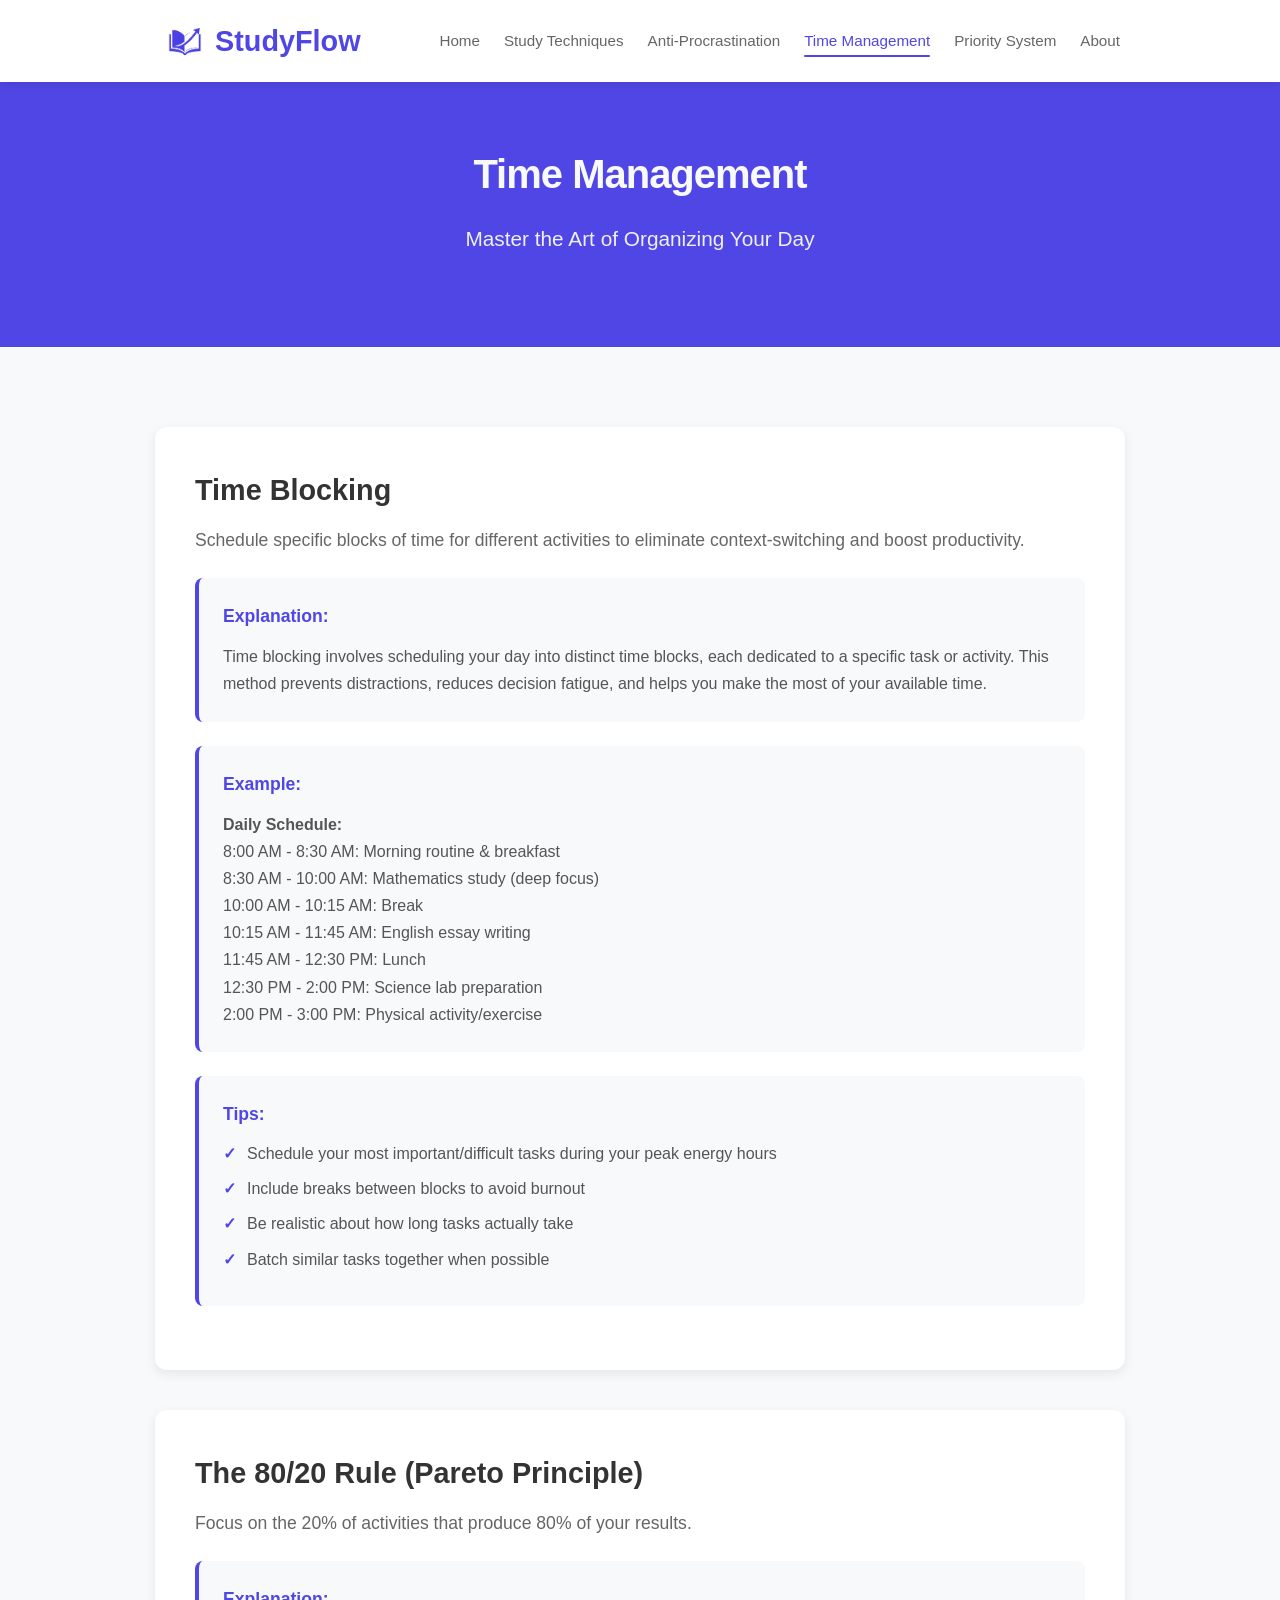
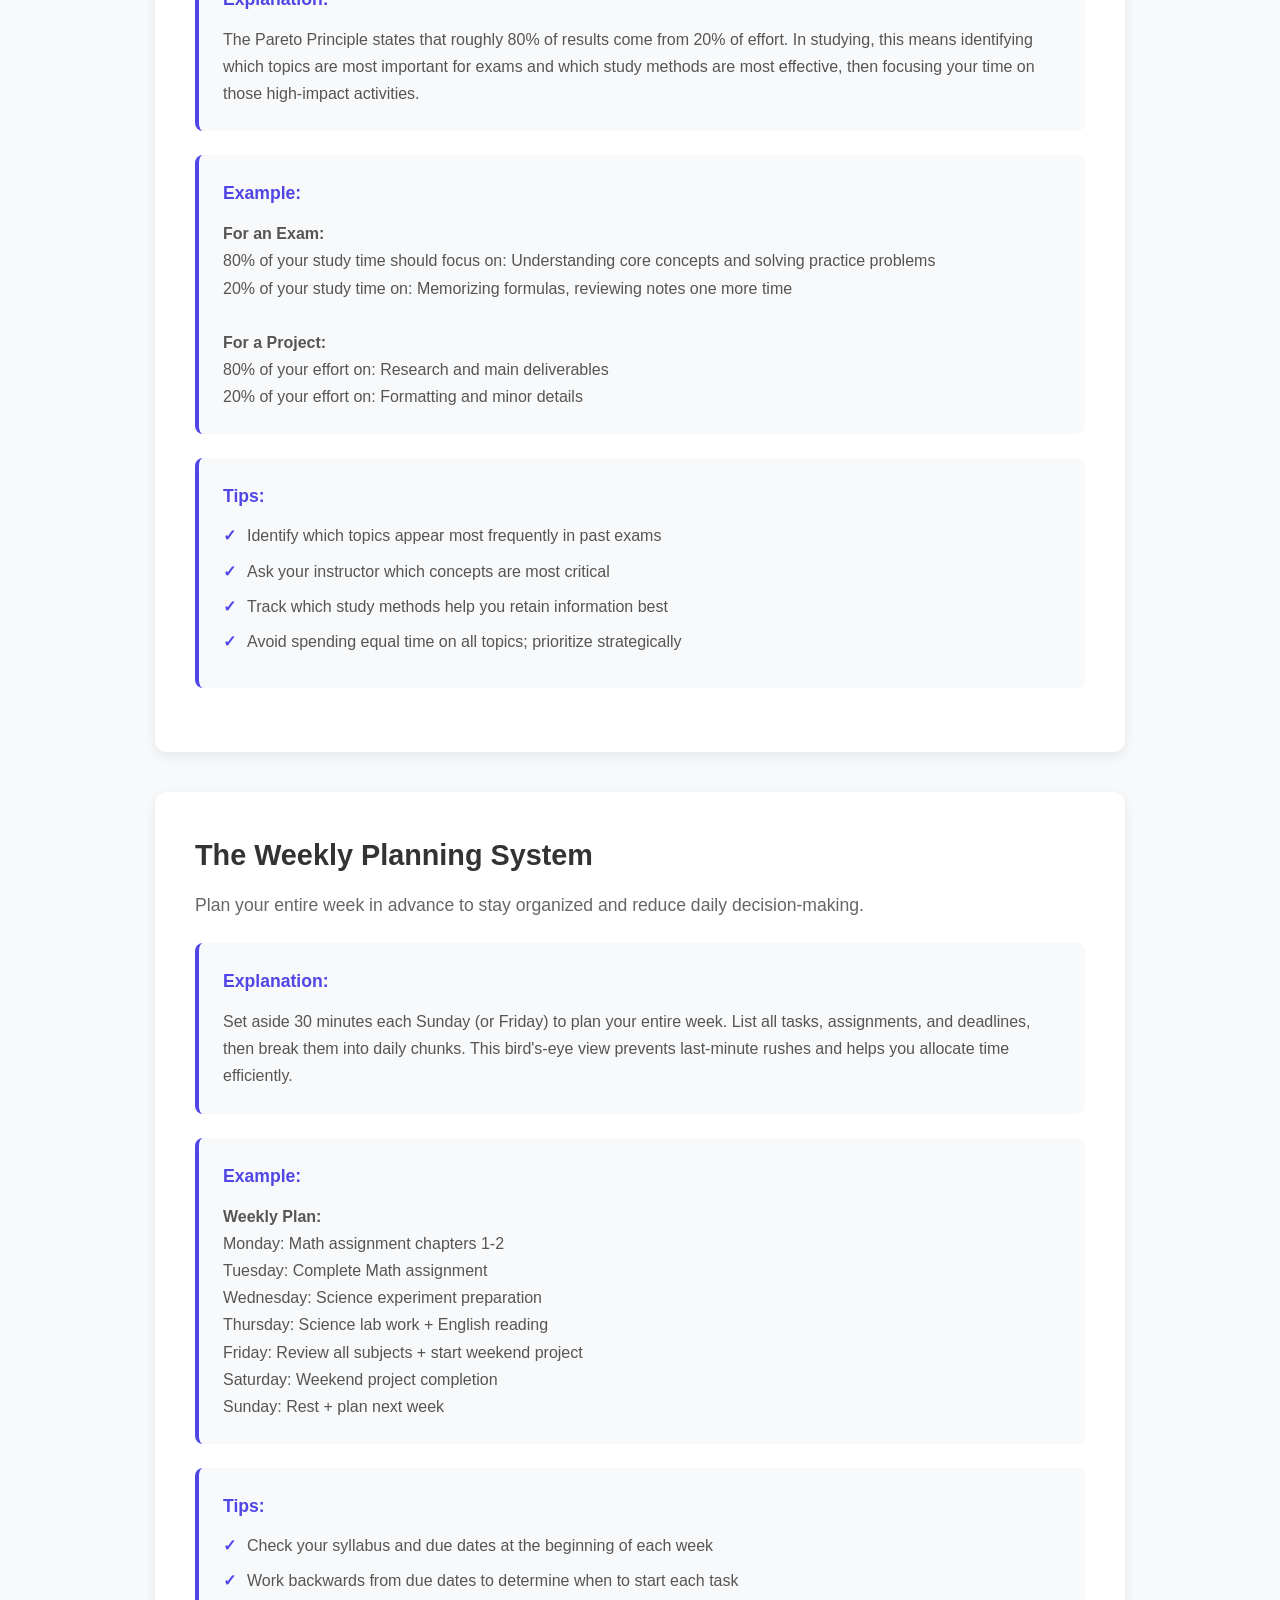
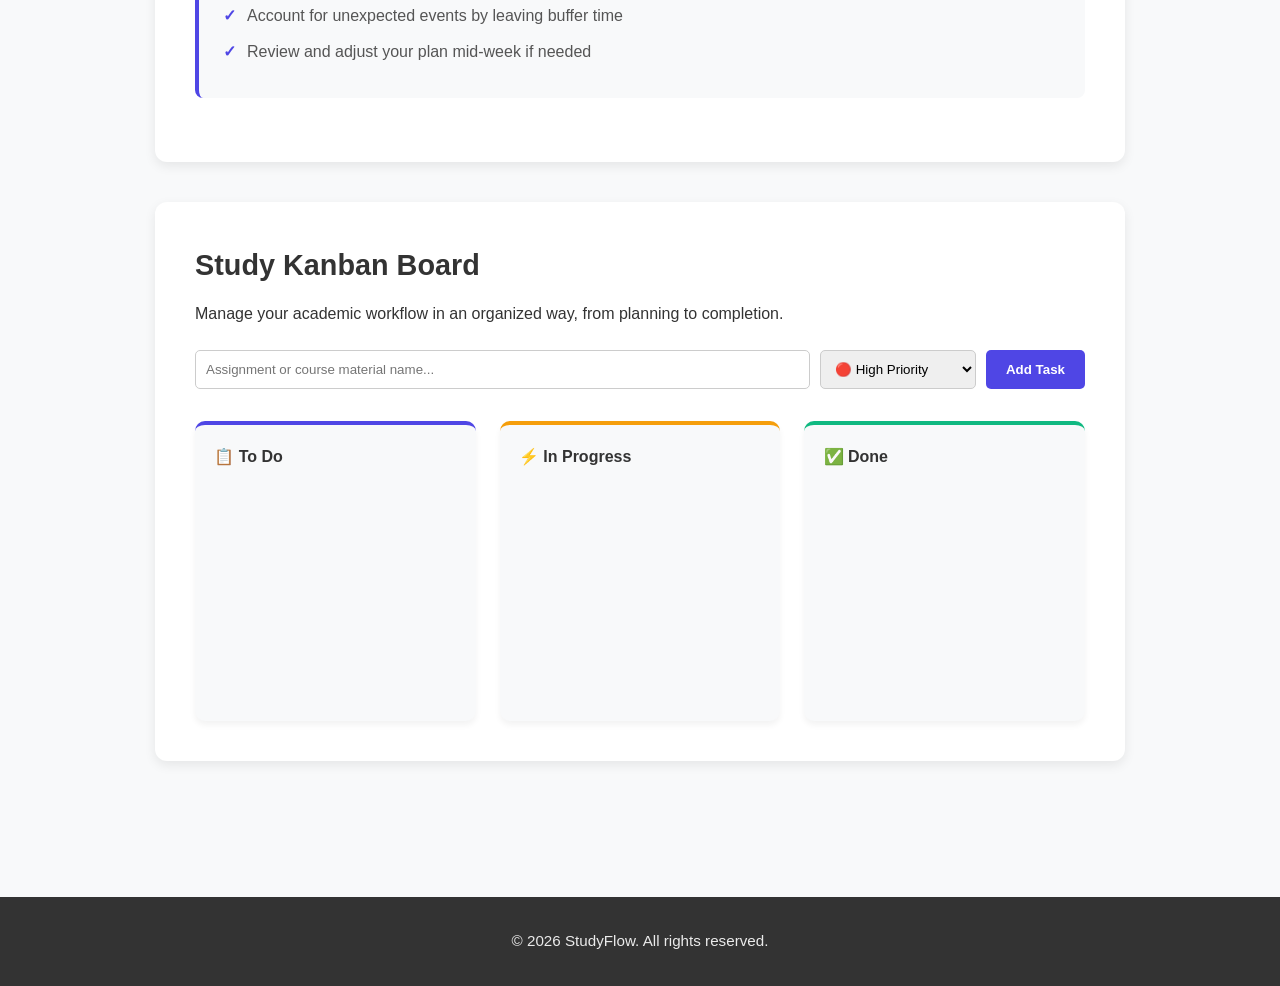
<file: time-management.html>
<!DOCTYPE html>
<html lang="en">
<head>
    <meta charset="UTF-8">
    <meta name="viewport" content="width=device-width, initial-scale=1.0">
    <title>Time Management - StudyFlow</title>
   <style>
    /* ===========================
   GLOBAL STYLES & RESET
   =========================== */

       /* KANBAN BOARD SYSTEM */
.kanban-board {
    display: grid;
    grid-template-columns: repeat(auto-fit, minmax(250px, 1fr));
    gap: 1.5rem;
    margin-top: 2rem;
}

.kanban-column {
    background-color: var(--bg-light);
    border-radius: 10px;
    padding: 1.2rem;
    box-shadow: 0 4px 6px rgba(0, 0, 0, 0.05);
    border-top: 4px solid var(--primary);
    min-height: 300px;
}

.kanban-column:nth-child(2) { border-top-color: #f59e0b; } /* In Progress (Kuning) */
.kanban-column:nth-child(3) { border-top-color: #10b981; } /* Done (Hijau) */

.kanban-column h4 {
    margin-bottom: 1rem;
    display: flex;
    justify-content: space-between;
    align-items: center;
}

.kanban-tasks {
    display: flex;
    flex-direction: column;
    gap: 0.8rem;
}

.kanban-item {
    background-color: var(--card-bg);
    padding: 1rem;
    border-radius: 6px;
    box-shadow: 0 2px 4px rgba(0,0,0,0.05);
    display: flex;
    flex-direction: column;
    gap: 0.5rem;
    border-left: 3px solid #6b7280;
}

.kanban-item.high { border-left-color: #ef4444; }
.kanban-item.medium { border-left-color: #f59e0b; }
.kanban-item.low { border-left-color: #10b981; }

.kanban-actions {
    display: flex;
    justify-content: flex-end;
    gap: 5px;
}

.kanban-btn {
    background: none;
    border: none;
    cursor: pointer;
    font-size: 0.9rem;
    padding: 2px 5px;
    border-radius: 3px;
}
.kanban-btn:hover { background-color: rgba(0,0,0,0.05); }
.dark-theme .kanban-btn:hover { background-color: rgba(255,255,255,0.1); }
       
 :root {
    --primary: #4F46E5;
    --primary-dark: #3730a3;
    --bg-light: #f8f9fa;
    --transition: all 0.3s ease;
}

* {
    margin: 0;
    padding: 0;
    box-sizing: border-box;
}

body {
    font-family: 'Segoe UI', Tahoma, Geneva, Verdana, sans-serif;
    line-height: 1.6;
    color: #333;
    background-color: #f8f9fa;
}

/* ===========================
   CONTAINER & LAYOUT
   =========================== */

.container {
    max-width: 1000px;
    margin: 0 auto;
    padding: 0 20px;
}

/* ===========================
   HEADER & NAVIGATION
   =========================== */

.header {
    background-color: #fff;
    box-shadow: 0 2px 8px rgba(0, 0, 0, 0.1);
    position: sticky;
    top: 0;
    z-index: 100;
}

    .header .container {
    display: flex;
    justify-content: space-between;
    align-items: center;
    padding: 1rem 20px;
}
       
.logo-container {
    display: flex;
    align-items: center;
    gap: 5px;
}

.logo-img {
    width: 50px;
    height: auto;
}

.logo-text {
    text-decoration: none;
    font-size: 1.8rem;
    font-weight: 700;
    color: #4F46E5;
}
.nav {
    display: flex;
    align-items: center;
}

.nav-list {
    display: flex;
    list-style: none;
    gap: 1.5rem;
    align-items: center;
}
.nav-link {
    text-decoration: none;
    color: #666;
    font-weight: 500;
    font-size: 0.95rem;
    transition: color 0.3s ease;
    position: relative;
}

.nav-link:hover,
.nav-link.active {
    color: #4F46E5;
}

.nav-link.active::after {
    content: '';
    position: absolute;
    bottom: -8px;
    left: 0;
    width: 100%;
    height: 2px;
    background-color: #4F46E5;
    border-radius: 2px;
}

       /* ===========================
   HEADER & NAVIGATION (PC / DEFAULT)
   =========================== */

.header {
    background-color: #fff;
    box-shadow: 0 2px 8px rgba(0, 0, 0, 0.1);
    position: sticky;
    top: 0;
    z-index: 100;
}

.header .container {
    display: flex;
    justify-content: space-between;
    align-items: center;
    padding: 1rem 20px;
}
        
.logo-container {
    display: flex;
    align-items: center;
    gap: 5px;
}

.logo-img {
    width: 50px;
    height: auto;
}

.logo-text {
    text-decoration: none;
    font-size: 1.8rem;
    font-weight: 700;
    color: #4F46E5;
}

.nav {
    display: flex;
    align-items: center;
}

.nav-list {
    display: flex;
    list-style: none;
    gap: 1.5rem;
    align-items: center;
}

.nav-link {
    text-decoration: none;
    color: #666;
    font-weight: 500;
    font-size: 0.95rem;
    transition: color 0.3s ease;
    position: relative;
}

.nav-link:hover,
.nav-link.active {
    color: #4F46E5;
}

.nav-link.active::after {
    content: '';
    position: absolute;
    bottom: -8px;
    left: 0;
    width: 100%;
    height: 2px;
    background-color: #4F46E5;
    border-radius: 2px;
}

/* Sembunyikan Fitur Hamburger di PC */
.menu-checkbox {
    display: none;
}

.hamburger-btn {
    display: none;
    flex-direction: column;
    cursor: pointer;
}

.hamburger-btn .bar {
    height: 3px;
    width: 25px;
    background-color: #4F46E5;
    margin: 4px 0;
    transition: 0.3s ease;
    border-radius: 2px;
}

/* ===========================
   HERO SECTION
   =========================== */

.hero {
    background: #4F46E5;
    background-size: cover;
    background-position: center;
    padding: 100px 20px;
    text-align: center;
    margin-bottom: 3rem;
}

.hero-small {
    padding: 60px 20px;
}

.hero-content {
    max-width: 800px;
    margin: 0 auto;
}

.hero-title {
    font-size: 3rem;
    font-weight: 700;
    margin-bottom: 1rem;
    letter-spacing: -1px;
    color: #f8f9fa;
}

.hero-small .hero-title {
    font-size: 2.5rem;
}

.hero-subtitle {
    font-size: 1.3rem;
    opacity: 0.95;
    margin-bottom: 2rem;
    font-weight: 300;
    color: #f8f9fa;
}

.cta-button {
    background-color: white;
    color: #4F46E5;
    padding: 12px 32px;
    font-size: 1rem;
    font-weight: 600;
    border: none;
    border-radius: 50px;
    cursor: pointer;
    transition: all 0.3s ease;
    box-shadow: 0 4px 15px rgba(0, 0, 0, 0.2);
}

.cta-button:hover {
    transform: translateY(-2px);
    box-shadow: 0 6px 20px rgba(0, 0, 0, 0.3);
}

/* ===========================
   MAIN CONTENT SECTION
   =========================== */

.content-section {
    padding: 2rem 0;
}

.section-title {
    font-size: 2rem;
    font-weight: 700;
    color: #333;
    margin-bottom: 1rem;
    text-align: center;
}

.section-description {
    font-size: 1.05rem;
    color: #666;
    text-align: center;
    margin-bottom: 3rem;
    line-height: 1.8;
    max-width: 600px;
    margin-left: auto;
    margin-right: auto;
}

/* ===========================
   CARD LAYOUT
   =========================== */

.cards-grid {
    display: grid;
    /* auto-fit akan otomatis menyesuaikan jumlah kolom sesuai lebar layar */
    grid-template-columns: repeat(auto-fit, minmax(280px, 1fr)); 
    gap: 2rem;
    margin-bottom: 2rem;
}

.card {
    background: white;
    border-radius: 12px;
    padding: 2rem;
    box-shadow: 0 4px 12px rgba(0, 0, 0, 0.08);
    transition: var(--transition); /* Menggunakan variable */
    text-align: center;
    border-bottom: 3px solid transparent; /* Garis bawah tersembunyi */
}

.card:hover {
    transform: translateY(-10px);
    box-shadow: 0 12px 24px rgba(79, 70, 229, 0.15);
    border-bottom: 3px solid var(--primary); /* Muncul saat hover */
}

.card-icon {
    font-size: 3rem;
    margin-bottom: 1rem;
}

.card-title {
    font-size: 1.3rem;
    font-weight: 600;
    color: #333;
    margin-bottom: 0.8rem;
}

.card-description {
    color: #666;
    font-size: 0.95rem;
    margin-bottom: 1.5rem;
    line-height: 1.6;
}

.card-link {
    color: #4F46E5;
    text-decoration: none;
    font-weight: 600;
    transition: color 0.3s ease;
    display: inline-block;
}

.card-link:hover {
    color: #7C3AED;
}

/* ===========================
   CONTENT CARDS (Detailed Pages)
   =========================== */

.content-card {
    background: white;
    border-radius: 12px;
    padding: 2.5rem;
    box-shadow: 0 4px 12px rgba(0, 0, 0, 0.08);
    margin-bottom: 2.5rem;
}

.card-title-main {
    font-size: 1.8rem;
    font-weight: 700;
    color: #333;
    margin-bottom: 0.8rem;
}

.card-description-main {
    font-size: 1.1rem;
    color: #666;
    margin-bottom: 1.5rem;
    font-weight: 500;
}

.technique-box {
    background-color: #f8f9fa;
    border-left: 4px solid #4F46E5;
    padding: 1.5rem;
    margin-bottom: 1.5rem;
    border-radius: 8px;
}

.technique-box h3 {
    color: #4F46E5;
    font-size: 1.1rem;
    margin-bottom: 0.8rem;
    font-weight: 600;
}

.technique-box p {
    color: #555;
    line-height: 1.7;
    margin-bottom: 0.8rem;
}

.technique-box p:last-child {
    margin-bottom: 0;
}

.technique-box ul {
    list-style: none;
    padding-left: 0;
}

.technique-box li {
    color: #555;
    margin-bottom: 0.6rem;
    padding-left: 1.5rem;
    position: relative;
    line-height: 1.6;
}

.technique-box li:before {
    content: '✓';
    position: absolute;
    left: 0;
    color: #4F46E5;
    font-weight: bold;
}

/* ===========================
   CREATOR PROFILE
   =========================== */

.creator-profile {
    background-color: #f0f4ff;
    border-radius: 12px;
    padding: 2rem;
    border-left: 4px solid #4F46E5;
}

.profile-content h3 {
    font-size: 1.5rem;
    color: #4F46E5;
    margin-bottom: 0.5rem;
    font-weight: 700;
}

.profile-role {
    color: #7C3AED;
    font-weight: 600;
    font-size: 0.95rem;
    margin-bottom: 1rem;
}

.profile-content p {
    color: #555;
    line-height: 1.8;
    margin-bottom: 1rem;
}

.profile-content p:last-child {
    margin-bottom: 0;
}

/* ===========================
   FOOTER
   =========================== */

.footer {
    background-color: #333;
    color: white;
    text-align: center;
    padding: 2rem 20px;
    margin-top: 4rem;
}

.footer p {
    font-size: 0.95rem;
    opacity: 0.9;
}

/* ===========================
   RESPONSIVE DESIGN (HP / MOBILE)
   =========================== */

@media (max-width: 768px) {
    .header .container {
        padding: 1rem 20px;
        position: relative; /* Menjadi patokan menu dropdown */
    }

    .logo-text {
        font-size: 1.5rem;
    }

    /* Tampilkan tombol hamburger di HP */
    .hamburger-btn {
        display: flex;
    }

    /* Sembunyikan menu bawaan, ubah format jadi dropdown melayang */
    .nav {
        display: none; /* Default tersembunyi */
        position: absolute;
        top: 100%; /* Pas di bawah header */
        left: 0;
        width: 100%;
        background-color: #ffffff;
        box-shadow: 0 8px 12px rgba(0, 0, 0, 0.1);
        border-top: 1px solid #eee;
        padding: 1rem 0;
    }

    .nav-list {
        flex-direction: column;
        gap: 0;
        width: 100%;
    }

    .nav-list li {
        width: 100%;
        text-align: center;
    }

    .nav-link {
        display: block;
        padding: 0.8rem 0;
        font-size: 1rem;
        width: 100%;
    }

    .nav-link.active::after {
        display: none; /* Sembunyikan garis bawah di HP */
    }

    /* LOGIKA MAGIC: Saat hamburger di-klik (checkbox dicentang), munculkan menu */
    .menu-checkbox:checked ~ .nav {
        display: flex;
    }

    /* Animasi tombol hamburger berubah jadi X saat menu terbuka */
    .menu-checkbox:checked ~ .hamburger-btn .bar:nth-child(1) {
        transform: translateY(11px) rotate(45deg);
    }
    .menu-checkbox:checked ~ .hamburger-btn .bar:nth-child(2) {
        opacity: 0;
    }
    .menu-checkbox:checked ~ .hamburger-btn .bar:nth-child(3) {
        transform: translateY(-11px) rotate(-45deg);
    }
    .hero {
        padding: 60px 20px;
    }

    .hero-title {
        font-size: 2rem;
    }

    .hero-small .hero-title {
        font-size: 1.8rem;
    }

    .hero-subtitle {
        font-size: 1rem;
    }

    .section-title {
        font-size: 1.5rem;
    }

    .cards-grid {
        grid-template-columns: 1fr;
        gap: 1.5rem;
    }

    .card {
        padding: 1.5rem;
    }

    .content-card {
        padding: 1.5rem;
        margin-bottom: 1.5rem;
    }

    .card-title-main {
        font-size: 1.4rem;
    }

    .technique-box {
        padding: 1rem;
        margin-bottom: 1rem;
    }

    .technique-box h3 {
        font-size: 1rem;
    }
}

    .container {
        padding: 0 15px;
    }

    @media (max-width: 480px) {
        .header .container {
        padding: 0.8rem 15px;
    }

    .logo-text {
        font-size: 1.3rem;
    }

    .nav-list {
        gap: 0.3rem;
    }

    .nav-link {
        font-size: 0.85rem;
    }

    .hero {
        padding: 40px 15px;
    }

    .hero-title {
        font-size: 1.5rem;
    }

    .hero-small .hero-title {
        font-size: 1.3rem;
    }

    .hero-subtitle {
        font-size: 0.9rem;
        margin-bottom: 1.5rem;
    }

    .cta-button {
        padding: 10px 24px;
        font-size: 0.9rem;
    }

    .section-title {
        font-size: 1.3rem;
    }

    .section-description {
        font-size: 0.95rem;
    }

    .card-title {
        font-size: 1.1rem;
    }

    .card-description {
        font-size: 0.9rem;
    }

    .content-card {
        padding: 1.2rem;
    }

    .card-title-main {
        font-size: 1.2rem;
    }

    .card-description-main {
        font-size: 1rem;
    }

    .footer {
        padding: 1.5rem 15px;
    }

    .footer p {
        font-size: 0.85rem;
    }
}

/* ===========================
   UTILITY CLASSES
   =========================== */

.text-center {
    text-align: center;
}

.mt-1 {
    margin-top: 1rem;
}

.mt-2 {
    margin-top: 2rem;
}

.mb-1 {
    margin-bottom: 1rem;
}

.mb-2 {
    margin-bottom: 2rem;
}
    </style>

<link rel="icon" type="image/png" href="12.png">
</head>
<body>
    <header class="header">
        <div class="container">
           <div class="logo-container">
    <img src="12.png" alt="StudyFlow Logo" class="logo-img">

    <a href="index.html" class="logo-text">
        StudyFlow
    </a>
        </div>
            
                <input type="checkbox" id="menu-toggle" class="menu-checkbox">
            <label for="menu-toggle" class="hamburger-btn">
                <span class="bar"></span>
                <span class="bar"></span>
                <span class="bar"></span>
            </label>

            <nav class="nav">
                <ul class="nav-list">
                    <li><a href="index.html" class="nav-link">Home</a></li>
                    <li><a href="study-techniques.html" class="nav-link">Study Techniques</a></li>
                    <li><a href="anti-procrastination.html" class="nav-link">Anti-Procrastination</a></li>
                    <li><a href="time-management.html" class="nav-link active">Time Management</a></li>
                    <li><a href="priority-system.html" class="nav-link">Priority System</a></li>
                    <li><a href="about.html" class="nav-link">About</a></li>
                </ul>
            </nav>
        </div>
    </header>

    <!-- Hero Banner -->
    <section class="hero hero-small">
        <div class="hero-content">
            <h1 class="hero-title">Time Management</h1>
            <p class="hero-subtitle">Master the Art of Organizing Your Day</p>
        </div>
    </section>

    <!-- Main Content -->
    <main class="container">
        <section class="content-section">
            <!-- Method 1 -->
            <div class="content-card">
                <h2 class="card-title-main">Time Blocking</h2>
                <p class="card-description-main">Schedule specific blocks of time for different activities to eliminate context-switching and boost productivity.</p>
                
                <div class="technique-box">
                    <h3>Explanation:</h3>
                    <p>Time blocking involves scheduling your day into distinct time blocks, each dedicated to a specific task or activity. This method prevents distractions, reduces decision fatigue, and helps you make the most of your available time.</p>
                </div>

                <div class="technique-box">
                    <h3>Example:</h3>
                    <p><strong>Daily Schedule:</strong><br>
                    8:00 AM - 8:30 AM: Morning routine & breakfast<br>
                    8:30 AM - 10:00 AM: Mathematics study (deep focus)<br>
                    10:00 AM - 10:15 AM: Break<br>
                    10:15 AM - 11:45 AM: English essay writing<br>
                    11:45 AM - 12:30 PM: Lunch<br>
                    12:30 PM - 2:00 PM: Science lab preparation<br>
                    2:00 PM - 3:00 PM: Physical activity/exercise</p>
                </div>

                <div class="technique-box">
                    <h3>Tips:</h3>
                    <ul>
                        <li>Schedule your most important/difficult tasks during your peak energy hours</li>
                        <li>Include breaks between blocks to avoid burnout</li>
                        <li>Be realistic about how long tasks actually take</li>
                        <li>Batch similar tasks together when possible</li>
                    </ul>
                </div>
            </div>

            <!-- Method 2 -->
            <div class="content-card">
                <h2 class="card-title-main">The 80/20 Rule (Pareto Principle)</h2>
                <p class="card-description-main">Focus on the 20% of activities that produce 80% of your results.</p>
                
                <div class="technique-box">
                    <h3>Explanation:</h3>
                    <p>The Pareto Principle states that roughly 80% of results come from 20% of effort. In studying, this means identifying which topics are most important for exams and which study methods are most effective, then focusing your time on those high-impact activities.</p>
                </div>

                <div class="technique-box">
                    <h3>Example:</h3>
                    <p><strong>For an Exam:</strong><br>
                    80% of your study time should focus on: Understanding core concepts and solving practice problems<br>
                    20% of your study time on: Memorizing formulas, reviewing notes one more time<br><br>
                    <strong>For a Project:</strong><br>
                    80% of your effort on: Research and main deliverables<br>
                    20% of your effort on: Formatting and minor details</p>
                </div>

                <div class="technique-box">
                    <h3>Tips:</h3>
                    <ul>
                        <li>Identify which topics appear most frequently in past exams</li>
                        <li>Ask your instructor which concepts are most critical</li>
                        <li>Track which study methods help you retain information best</li>
                        <li>Avoid spending equal time on all topics; prioritize strategically</li>
                    </ul>
                </div>
            </div>

            <!-- Method 3 -->
            <div class="content-card">
                <h2 class="card-title-main">The Weekly Planning System</h2>
                <p class="card-description-main">Plan your entire week in advance to stay organized and reduce daily decision-making.</p>
                
                <div class="technique-box">
                    <h3>Explanation:</h3>
                    <p>Set aside 30 minutes each Sunday (or Friday) to plan your entire week. List all tasks, assignments, and deadlines, then break them into daily chunks. This bird's-eye view prevents last-minute rushes and helps you allocate time efficiently.</p>
                </div>

                <div class="technique-box">
                    <h3>Example:</h3>
                    <p><strong>Weekly Plan:</strong><br>
                    Monday: Math assignment chapters 1-2<br>
                    Tuesday: Complete Math assignment<br>
                    Wednesday: Science experiment preparation<br>
                    Thursday: Science lab work + English reading<br>
                    Friday: Review all subjects + start weekend project<br>
                    Saturday: Weekend project completion<br>
                    Sunday: Rest + plan next week</p>
                </div>

                <div class="technique-box">
                    <h3>Tips:</h3>
                    <ul>
                        <li>Check your syllabus and due dates at the beginning of each week</li>
                        <li>Work backwards from due dates to determine when to start each task</li>
                        <li>Account for unexpected events by leaving buffer time</li>
                        <li>Review and adjust your plan mid-week if needed</li>
                    </ul>
                </div>
            </div>
            <div class="content-card">
    <h2 class="card-title-main">Study Kanban Board</h2>
    <p>Manage your academic workflow in an organized way, from planning to completion.</p>

    <div style="margin: 1.5rem 0; display: flex; gap: 10px; flex-wrap: wrap;">
        <input type="text" id="kanban-input" placeholder="Assignment or course material name..." style="flex: 1; padding: 10px; border: 1px solid #ccc; border-radius: 5px; min-width: 200px;">
        <select id="kanban-priority" style="padding: 10px; border: 1px solid #ccc; border-radius: 5px;">
            <option value="high">🔴 High Priority</option>
            <option value="medium">🟡 Medium Priority</option>
            <option value="low">🟢 Low Priority</option>
        </select>
        <button id="add-kanban-btn" style="background: var(--primary); color: white; padding: 10px 20px; border: none; border-radius: 5px; cursor: pointer; font-weight: 600;">Add Task</button>
    </div>

    <div class="kanban-board">
        <div class="kanban-column">
            <h4>📋 To Do </h4>
            <div id="todo-tasks" class="kanban-tasks"></div>
        </div>
        <div class="kanban-column">
            <h4>⚡ In Progress</h4>
            <div id="progress-tasks" class="kanban-tasks"></div>
        </div>
        <div class="kanban-column">
            <h4>✅ Done </h4>
            <div id="done-tasks" class="kanban-tasks"></div>
        </div>
    </div>
</div>
        </section>
    </main>

    <!-- Footer -->
    <footer class="footer">
        <div class="container">
            <p>&copy; 2026 StudyFlow. All rights reserved.</p>
        </div>
    </footer>
    
    <script>
    const kanbanInput = document.getElementById('kanban-input');
    const kanbanPriority = document.getElementById('kanban-priority');
    const addKanbanBtn = document.getElementById('add-kanban-btn');

    let kanbanTasks = JSON.parse(localStorage.getItem('kanban-tasks-data')) || [];

    function renderKanban() {
        document.getElementById('todo-tasks').innerHTML = '';
        document.getElementById('progress-tasks').innerHTML = '';
        document.getElementById('done-tasks').innerHTML = '';

        kanbanTasks.forEach((task, index) => {
            const taskItem = document.createElement('div');
            taskItem.className = `kanban-item ${task.priority}`;
            
            // Logika tombol navigasi status tugas
            let actionButtons = '';
            if (task.status === 'todo') {
                actionButtons = `<button class="kanban-btn" onclick="moveKanban(${index}, 'progress')">➡️</button>`;
            } else if (task.status === 'progress') {
                actionButtons = `
                    <button class="kanban-btn" onclick="moveKanban(${index}, 'todo')">⬅️</button>
                    <button class="kanban-btn" onclick="moveKanban(${index}, 'done')">➡️</button>`;
            } else if (task.status === 'done') {
                actionButtons = `
                    <button class="kanban-btn" onclick="moveKanban(${index}, 'progress')">⬅️</button>
                    <button class="kanban-btn" onclick="deleteKanban(${index})" style="color:#ef4444;">🗑️</button>`;
            }

            taskItem.innerHTML = `
                <span style="font-weight:500;">${task.text}</span>
                <div class="kanban-actions">${actionButtons}</div>
            `;

            document.getElementById(`${task.status}-tasks`).appendChild(taskItem);
        });
    }

    addKanbanBtn.addEventListener('click', () => {
        if (kanbanInput.value.trim() !== '') {
            kanbanTasks.push({
                text: kanbanInput.value,
                priority: kanbanPriority.value,
                status: 'todo'
            });
            localStorage.setItem('kanban-tasks-data', JSON.stringify(kanbanTasks));
            kanbanInput.value = '';
            renderKanban();
        }
    });

    window.moveKanban = function(index, newStatus) {
        kanbanTasks[index].status = newStatus;
        localStorage.setItem('kanban-tasks-data', JSON.stringify(kanbanTasks));
        renderKanban();
    }

    window.deleteKanban = function(index) {
        kanbanTasks.splice(index, 1);
        localStorage.setItem('kanban-tasks-data', JSON.stringify(kanbanTasks));
        renderKanban();
    }

    renderKanban();
</script>
</body>
</html>
</file>
